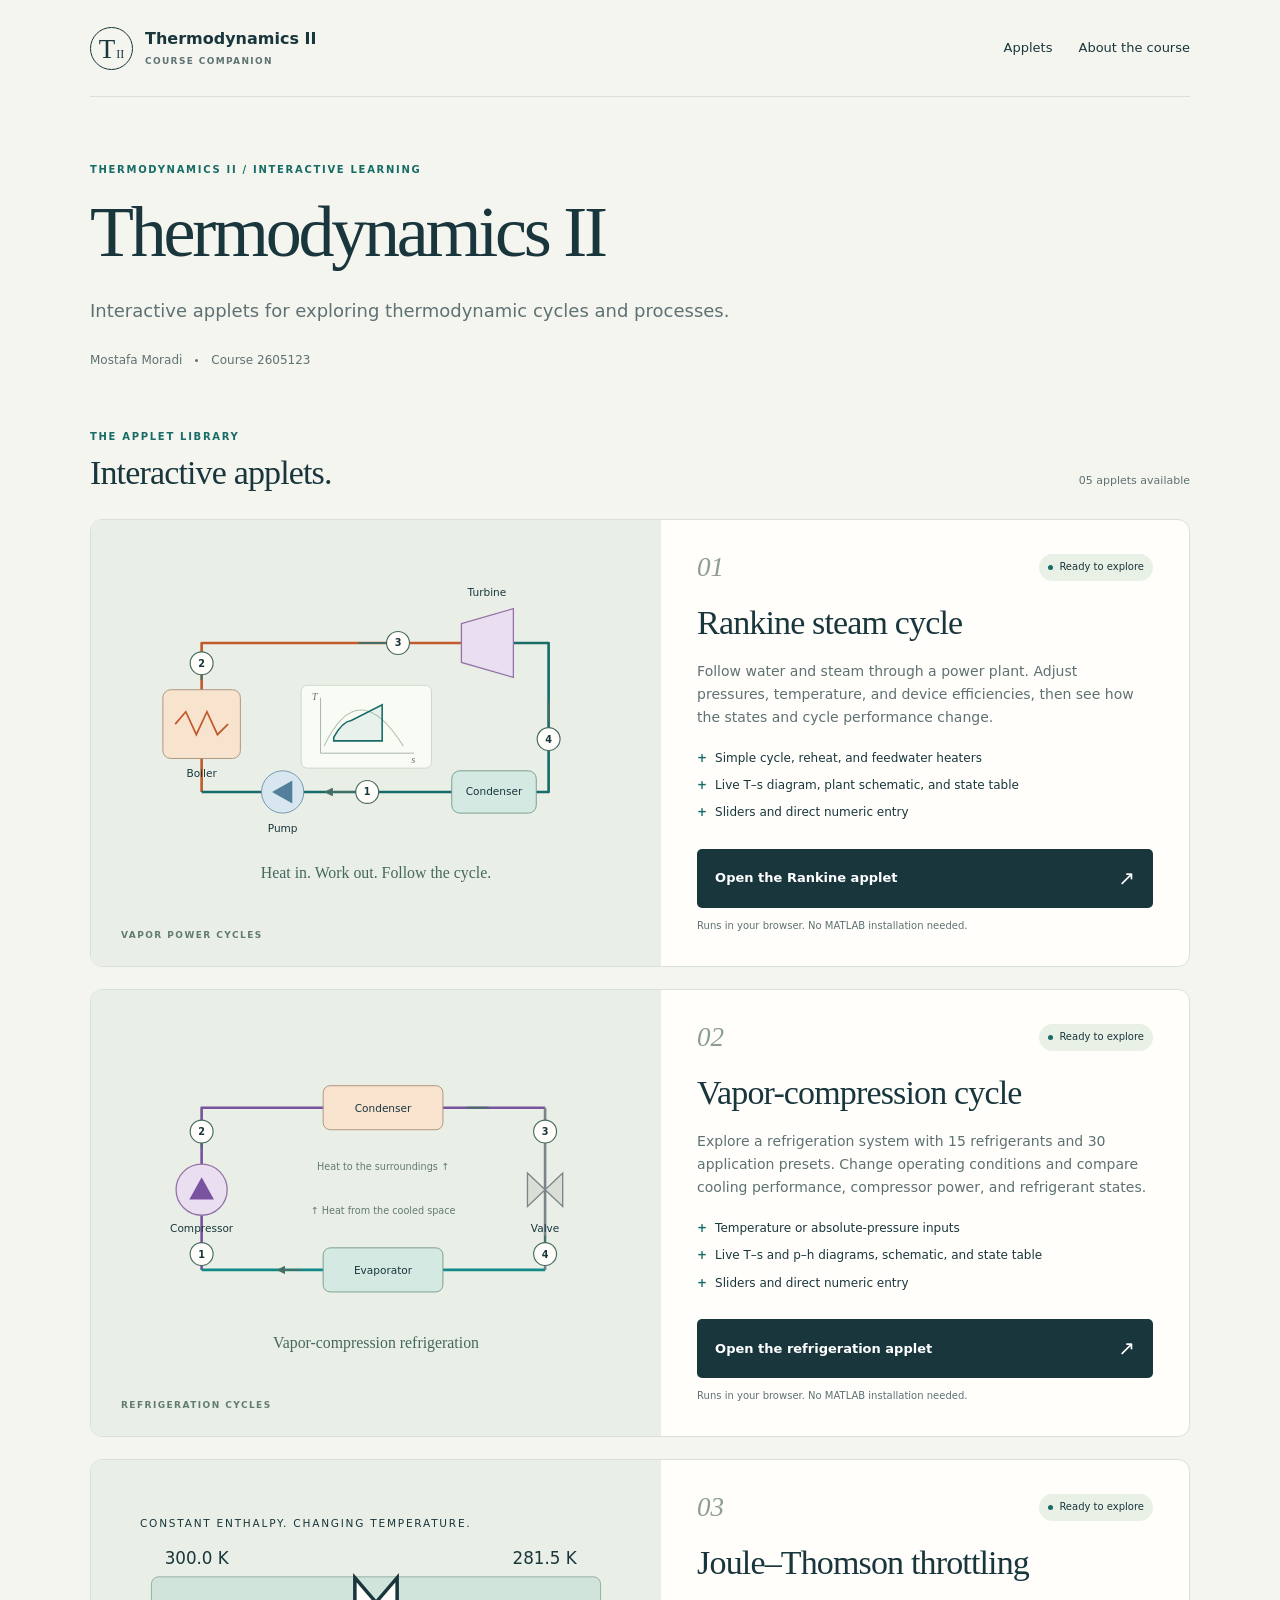
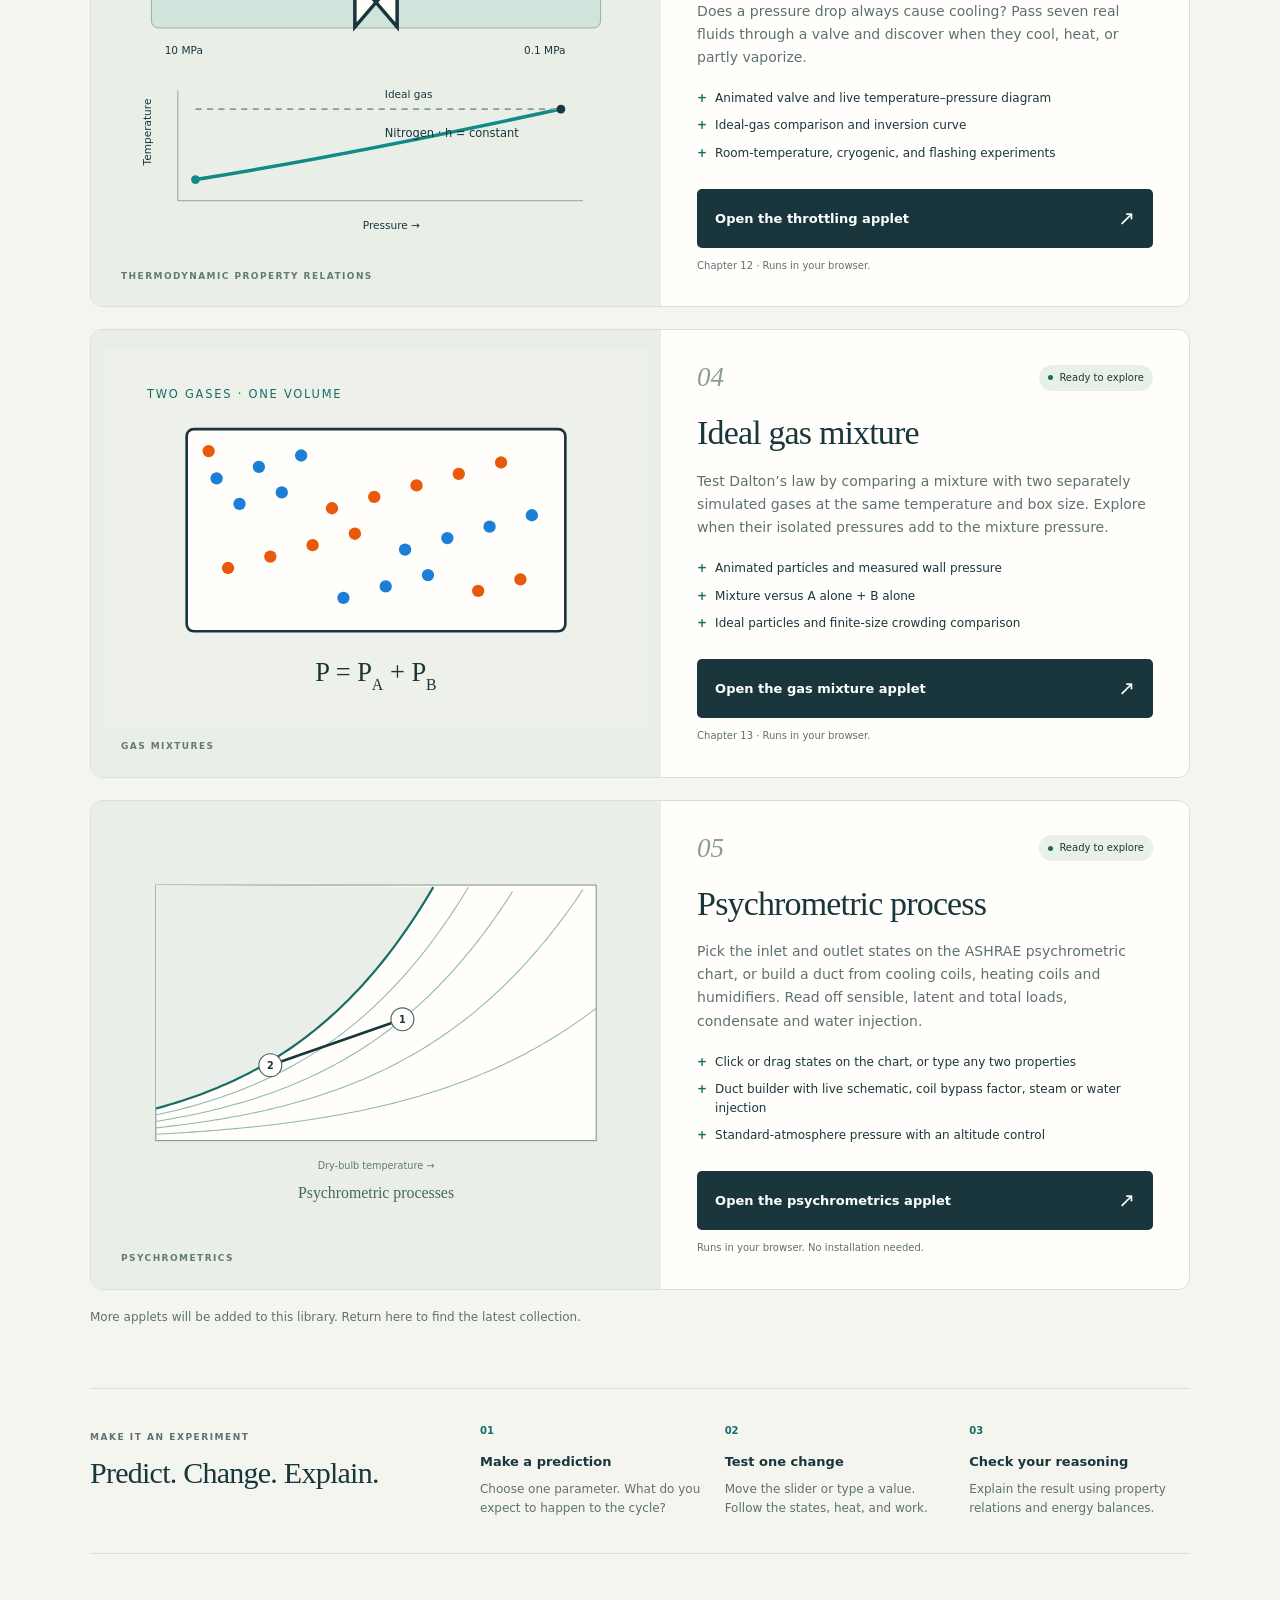
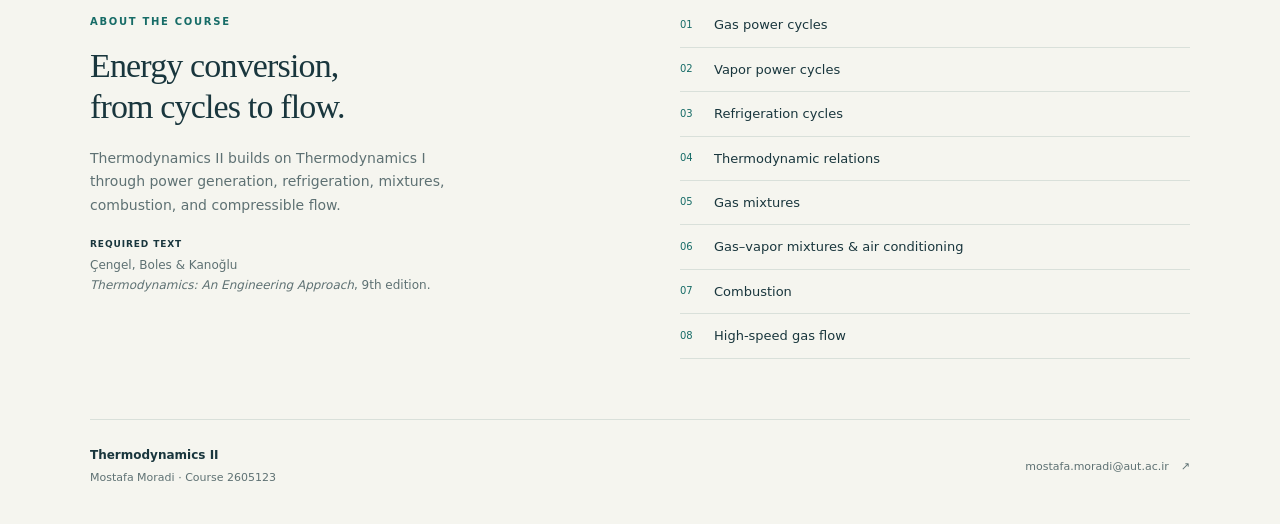
<file: index.html>
<!doctype html>
<html lang="en">
<head><meta charset="utf-8"><meta name="viewport" content="width=device-width, initial-scale=1"><meta name="theme-color" content="#19363d"><title>Thermodynamics II · Course applets</title><meta name="description" content="Interactive Thermodynamics II applets. Explore steam power, refrigeration, and Joule–Thomson throttling in your browser."><link rel="stylesheet" href="course.css"><link rel="icon" type="image/svg+xml" href="assets/favicon.svg"></head>
<body>
<a class="skip" href="#applets">Skip to applets</a>
<div class="page">
<header class="masthead"><a class="course-name" href="index.html" aria-label="Thermodynamics II home"><span class="course-mark" aria-hidden="true">T<span>II</span></span><span>Thermodynamics II<small>COURSE COMPANION</small></span></a><nav aria-label="Course navigation"><a href="#applets">Applets</a><a href="#course">About the course</a></nav></header>
<main>
<section class="intro" aria-labelledby="course-title"><p class="eyebrow">THERMODYNAMICS II / INTERACTIVE LEARNING</p><h1 id="course-title">Thermodynamics II</h1><p class="lead">Interactive applets for exploring thermodynamic cycles and processes.</p><div class="byline"><span>Mostafa Moradi</span><span class="divider" aria-hidden="true"></span><span>Course 2605123</span></div></section>
<section class="library" id="applets" aria-labelledby="library-title"><div class="section-heading"><div><p class="eyebrow">THE APPLET LIBRARY</p><h2 id="library-title">Interactive applets.</h2></div><span class="count">05 applets available</span></div>
<article class="applet"><div class="applet-art"><a href="applets/rankine/index.html" tabindex="-1" aria-hidden="true"><img src="assets/rankine-cycle.svg" width="620" height="430" alt=""></a><span class="art-caption">VAPOR POWER CYCLES</span></div><div class="applet-copy"><div class="applet-meta"><span class="applet-number">01</span><span class="available"><i aria-hidden="true"></i>Ready to explore</span></div><h3>Rankine steam cycle</h3><p>Follow water and steam through a power plant. Adjust pressures, temperature, and device efficiencies, then see how the states and cycle performance change.</p><ul class="features"><li>Simple cycle, reheat, and feedwater heaters</li><li>Live T–s diagram, plant schematic, and state table</li><li>Sliders and direct numeric entry</li></ul><a class="open-app" href="applets/rankine/index.html">Open the Rankine applet <span aria-hidden="true">↗</span></a><p class="browser-note">Runs in your browser. No MATLAB installation needed.</p></div></article>
<article class="applet"><div class="applet-art"><a href="applets/vapor-compression/index.html" tabindex="-1" aria-hidden="true"><img src="assets/vapor-compression.svg" width="620" height="430" alt=""></a><span class="art-caption">REFRIGERATION CYCLES</span></div><div class="applet-copy"><div class="applet-meta"><span class="applet-number">02</span><span class="available"><i aria-hidden="true"></i>Ready to explore</span></div><h3>Vapor-compression cycle</h3><p>Explore a refrigeration system with 15 refrigerants and 30 application presets. Change operating conditions and compare cooling performance, compressor power, and refrigerant states.</p><ul class="features"><li>Temperature or absolute-pressure inputs</li><li>Live T–s and p–h diagrams, schematic, and state table</li><li>Sliders and direct numeric entry</li></ul><a class="open-app" href="applets/vapor-compression/index.html">Open the refrigeration applet <span aria-hidden="true">↗</span></a><p class="browser-note">Runs in your browser. No MATLAB installation needed.</p></div></article>
<article class="applet"><div class="applet-art"><a href="applets/joule-thomson/index.html" tabindex="-1" aria-hidden="true"><img src="assets/joule-thomson.svg" width="620" height="430" alt=""></a><span class="art-caption">THERMODYNAMIC PROPERTY RELATIONS</span></div><div class="applet-copy"><div class="applet-meta"><span class="applet-number">03</span><span class="available"><i aria-hidden="true"></i>Ready to explore</span></div><h3>Joule–Thomson throttling</h3><p>Does a pressure drop always cause cooling? Pass seven real fluids through a valve and discover when they cool, heat, or partly vaporize.</p><ul class="features"><li>Animated valve and live temperature–pressure diagram</li><li>Ideal-gas comparison and inversion curve</li><li>Room-temperature, cryogenic, and flashing experiments</li></ul><a class="open-app" href="applets/joule-thomson/index.html">Open the throttling applet <span aria-hidden="true">↗</span></a><p class="browser-note">Chapter 12 · Runs in your browser.</p></div></article>
<article class="applet"><div class="applet-art"><a href="applets/ideal-gas-mixture/index.html" tabindex="-1" aria-hidden="true"><img src="assets/ideal-gas-mixture.svg" width="620" height="430" alt=""></a><span class="art-caption">GAS MIXTURES</span></div><div class="applet-copy"><div class="applet-meta"><span class="applet-number">04</span><span class="available"><i aria-hidden="true"></i>Ready to explore</span></div><h3>Ideal gas mixture</h3><p>Test Dalton’s law by comparing a mixture with two separately simulated gases at the same temperature and box size. Explore when their isolated pressures add to the mixture pressure.</p><ul class="features"><li>Animated particles and measured wall pressure</li><li>Mixture versus A alone + B alone</li><li>Ideal particles and finite-size crowding comparison</li></ul><a class="open-app" href="applets/ideal-gas-mixture/index.html">Open the gas mixture applet <span aria-hidden="true">↗</span></a><p class="browser-note">Chapter 13 · Runs in your browser.</p></div></article>
<article class="applet"><div class="applet-art"><a href="applets/psychrometrics/index.html" tabindex="-1" aria-hidden="true"><img src="assets/psychrometrics.svg" width="620" height="430" alt=""></a><span class="art-caption">PSYCHROMETRICS</span></div><div class="applet-copy"><div class="applet-meta"><span class="applet-number">05</span><span class="available"><i aria-hidden="true"></i>Ready to explore</span></div><h3>Psychrometric process</h3><p>Pick the inlet and outlet states on the ASHRAE psychrometric chart, or build a duct from cooling coils, heating coils and humidifiers. Read off sensible, latent and total loads, condensate and water injection.</p><ul class="features"><li>Click or drag states on the chart, or type any two properties</li><li>Duct builder with live schematic, coil bypass factor, steam or water injection</li><li>Standard-atmosphere pressure with an altitude control</li></ul><a class="open-app" href="applets/psychrometrics/index.html">Open the psychrometrics applet <span aria-hidden="true">↗</span></a><p class="browser-note">Runs in your browser. No installation needed.</p></div></article>
<p class="library-note">More applets will be added to this library. Return here to find the latest collection.</p>
</section>
<section class="study" aria-labelledby="study-title"><div><p class="eyebrow">MAKE IT AN EXPERIMENT</p><h2 id="study-title">Predict. Change. Explain.</h2></div><ol><li><span>01</span><div><h3>Make a prediction</h3><p>Choose one parameter. What do you expect to happen to the cycle?</p></div></li><li><span>02</span><div><h3>Test one change</h3><p>Move the slider or type a value. Follow the states, heat, and work.</p></div></li><li><span>03</span><div><h3>Check your reasoning</h3><p>Explain the result using property relations and energy balances.</p></div></li></ol></section>
<section class="course" id="course" aria-labelledby="about-title"><div class="course-intro"><p class="eyebrow">ABOUT THE COURSE</p><h2 id="about-title">Energy conversion,<br>from cycles to flow.</h2><p>Thermodynamics II builds on Thermodynamics I through power generation, refrigeration, mixtures, combustion, and compressible flow.</p><p class="textbook"><span>Required text</span>Çengel, Boles &amp; Kanoğlu<br><em>Thermodynamics: An Engineering Approach</em>, 9th edition.</p></div><ol class="modules"><li><span>01</span>Gas power cycles</li><li><span>02</span>Vapor power cycles</li><li><span>03</span>Refrigeration cycles</li><li><span>04</span>Thermodynamic relations</li><li><span>05</span>Gas mixtures</li><li><span>06</span>Gas–vapor mixtures &amp; air conditioning</li><li><span>07</span>Combustion</li><li><span>08</span>High-speed gas flow</li></ol></section>
</main><footer><div><strong>Thermodynamics II</strong><span>Mostafa Moradi · Course 2605123</span></div><a href="mailto:mostafa.moradi@aut.ac.ir">mostafa.moradi@aut.ac.ir <span aria-hidden="true">↗</span></a></footer>
</div></body></html>
</file>
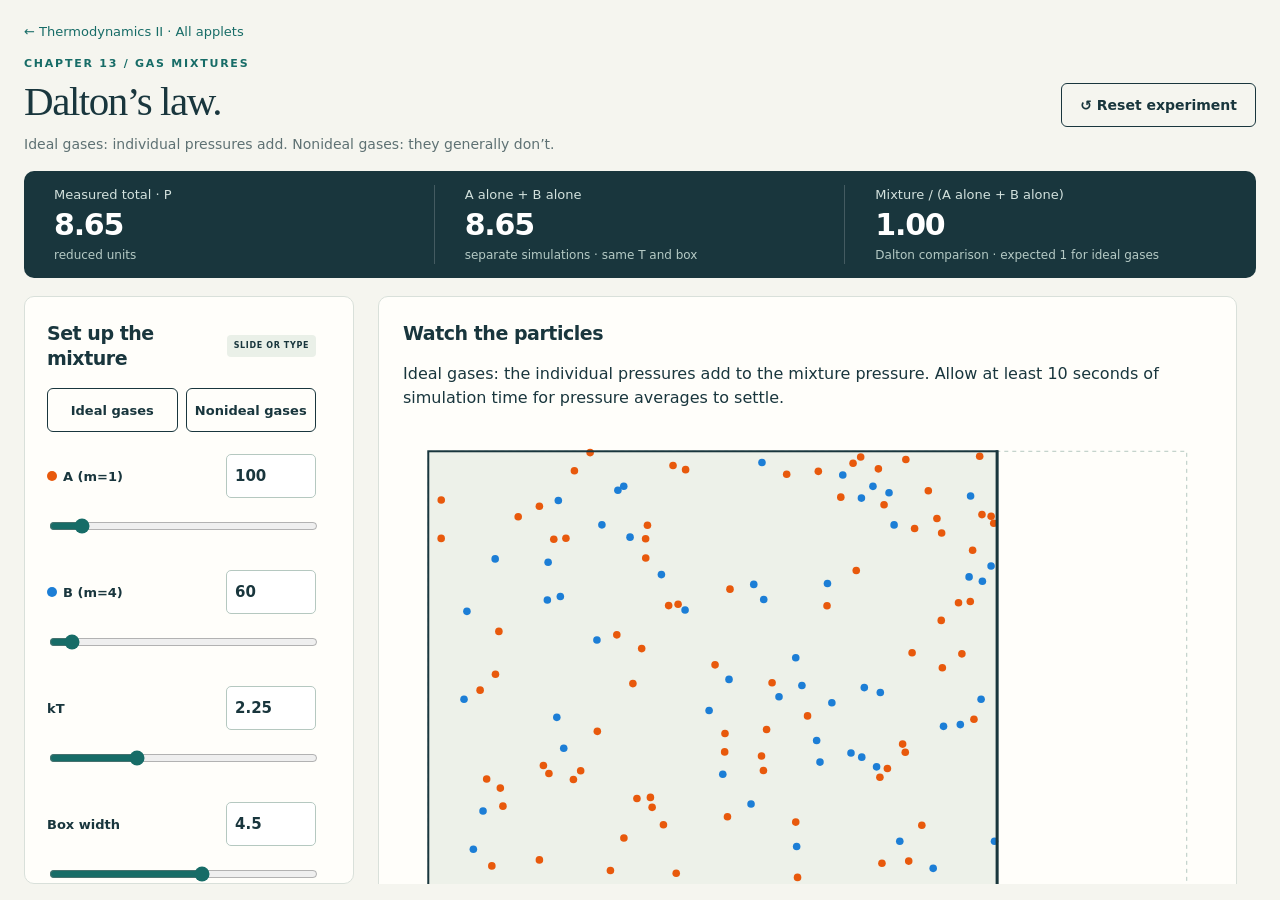
<file: applets/ideal-gas-mixture/index.html>
<!doctype html><html lang="en"><head><meta charset="utf-8"><meta name="viewport" content="width=device-width, initial-scale=1"><meta name="theme-color" content="#19363d"><title>Ideal gas mixture · Thermodynamics II</title><link rel="stylesheet" href="../../assets/applet.css"><link rel="stylesheet" href="style.css"><link rel="icon" href="../../assets/favicon.svg"><script defer src="../../assets/applet-layout.js"></script><script defer src="app.js"></script></head><body><a class="skip" href="#controls">Skip to experiment controls</a><main><nav class="course-back" aria-label="Back to course"><a href="../../index.html">← Thermodynamics II · All applets</a></nav><header><div><p class="eyebrow">CHAPTER 13 / GAS MIXTURES</p><h1>Dalton’s law.</h1><p class="intro">Ideal gases: individual pressures add. Nonideal gases: they generally don’t.</p></div><button id="rs" class="reset" type="button">↺ Reset experiment</button></header><section class="metrics" aria-label="Mixture results"><div><span>Measured total · P</span><strong id="mP">–</strong><small>reduced units</small></div><div><span>A alone + B alone</span><strong id="mE">–</strong><small>separate simulations · same T and box</small></div><div><span>Mixture / (A alone + B alone)</span><strong id="mR">–</strong><small>Dalton comparison · expected 1 for ideal gases</small></div></section><div class="workspace"><aside class="controls panel" id="controls" aria-label="Experiment controls" tabindex="0"><div class="section-top"><h2>Set up the mixture</h2><span class="tag">SLIDE OR TYPE</span></div><div class="demo-modes"><button type="button" class="reset" id="ideal-demo">Ideal gases</button><button type="button" class="reset" id="nonideal-demo">Nonideal gases</button></div><div id="sl"></div>
<div class="row"><label for="T">kT</label><input id="T" type="range" min="0.5" max="6" step="0.25" value="2.25"><output id="Tv"></output></div>
<div class="row"><label for="W">Box width</label><input id="W" type="range" min="2.5" max="6" step="0.1" value="4.5"><output id="Wv"></output></div>
<div class="row"><label for="D">Diameter σ</label><input id="D" type="range" min="0" max="0.2" step="0.01" value="0"><output id="Dv"></output></div>
<p class="hint">Reduced units: kT is thermal energy; all pressures are force per wall length in this 2D model. Diameter zero gives non-interacting ideal particles.</p></aside><div class="results" role="region" aria-label="Experiment results" tabindex="0"><section class="panel plant-panel"><h2 class="sec">Watch the particles</h2><p id="model-status" class="challenge" role="status">Ideal mixture · σ = 0. Each species behaves independently.</p><canvas id="cv" role="img" aria-label="Animated particles of species A and B in a two-dimensional box"></canvas>
<div style="display:flex;gap:8px;margin-top:10px"><button id="pp">Pause</button></div>
<p class="hint">The animation shows the mixture. Independent A-only and B-only simulations run alongside it to measure the pressures each gas exerts alone. Measured pressures fluctuate and need time to settle.</p></section><section class="panel"><p class="lab">TIME-AVERAGED FORCE PER LENGTH ON THE WALLS</p><h2 class="sec">Compare mixture with gases alone</h2>
<div class="table-scroll"><table><thead><tr><th></th><th>N</th><th>x<sub>i</sub></th><th>Measured alone<small>same T, box, N<sub>i</sub> and σ</small></th></tr></thead><tbody id="tb"></tbody></table></div>
<h2>Do the individual pressures add to the mixture pressure?</h2><p class="hint">Three independent simulations run together: the mixture, A alone, and B alone. Each isolated box has the same size and temperature as the mixture and contains only that species’ particles. Both bars use the same scale.</p>
<p class="bar-label">Mixture · measured pressure</p><div class="bar" id="bar"></div>
<p class="bar-label">A alone + B alone · sum of separately measured pressures</p><div class="bar" id="alone-bar"></div>
<p id="comparison-readout" role="status"></p>

</section>
<section class="panel"><p class="lab">DALTON’S LAW</p><h2 class="sec">Ideal gases add. Nonideal gases can differ.</h2>
<p>Measure A alone and B alone at the same temperature and in the same box. Add those two pressures, then compare with the pressure when both gases share the box.</p>
<p class="eq">Ideal gases: P<sub>mixture</sub> = P<sub>A alone</sub> + P<sub>B alone</sub></p>
<p class="eq">Nonideal gases: P<sub>mixture</sub> ≠ P<sub>A alone</sub> + P<sub>B alone</sub> in general</p>
<p>For ideal gases, each gas exerts the same pressure whether it is alone or mixed with another gas, so their individual pressures add.</p>
<p>For nonideal gases, mixing changes how the particles interact. They occupy space and exert forces on one another, so each gas no longer behaves as it did alone. <strong>The separately measured pressures therefore don’t generally add up to the mixture pressure.</strong></p>
<p>In this demo, the nonideal particles have finite size. Adding the other gas crowds the box and introduces collisions between the two species, raising the mixture pressure above the sum measured in the separate boxes.</p>
<p>Choose <strong>Ideal gases</strong>: the bars match. Choose <strong>Nonideal gases</strong>: finite-size interactions make the mixture pressure higher than the sum of the individual pressures in this example. Allow the readings to settle.</p>
<details><summary>Model, limits &amp; further reading</summary>
<p>Hard disks of equal diameter σ in a 2D box with elastic walls; σ = 0 gives the non-interacting ideal gas. Each system is initialized with kinetic energy corresponding to the same selected temperature. Elastic collisions conserve that energy; changing an input restarts all pressure averages. Pressure is the time-averaged momentum transfer to the walls per unit time and wall length. η = Nπσ²/(4A) is the area fraction. Units are reduced (k<sub>B</sub> = 1), with masses 1 and 4. Collisions are elastic and mass-weighted. Readings need a couple of seconds to settle after any change.</p>
<p>Reading: Çengel, Boles &amp; Kanoglu, <i>Thermodynamics: An Engineering Approach</i>, 9th ed., Chapter 13.</p></details></section>
<footer>Thermodynamics II · Mostafa Moradi · Course 2605123</footer></div></div></main></body></html>
</file>
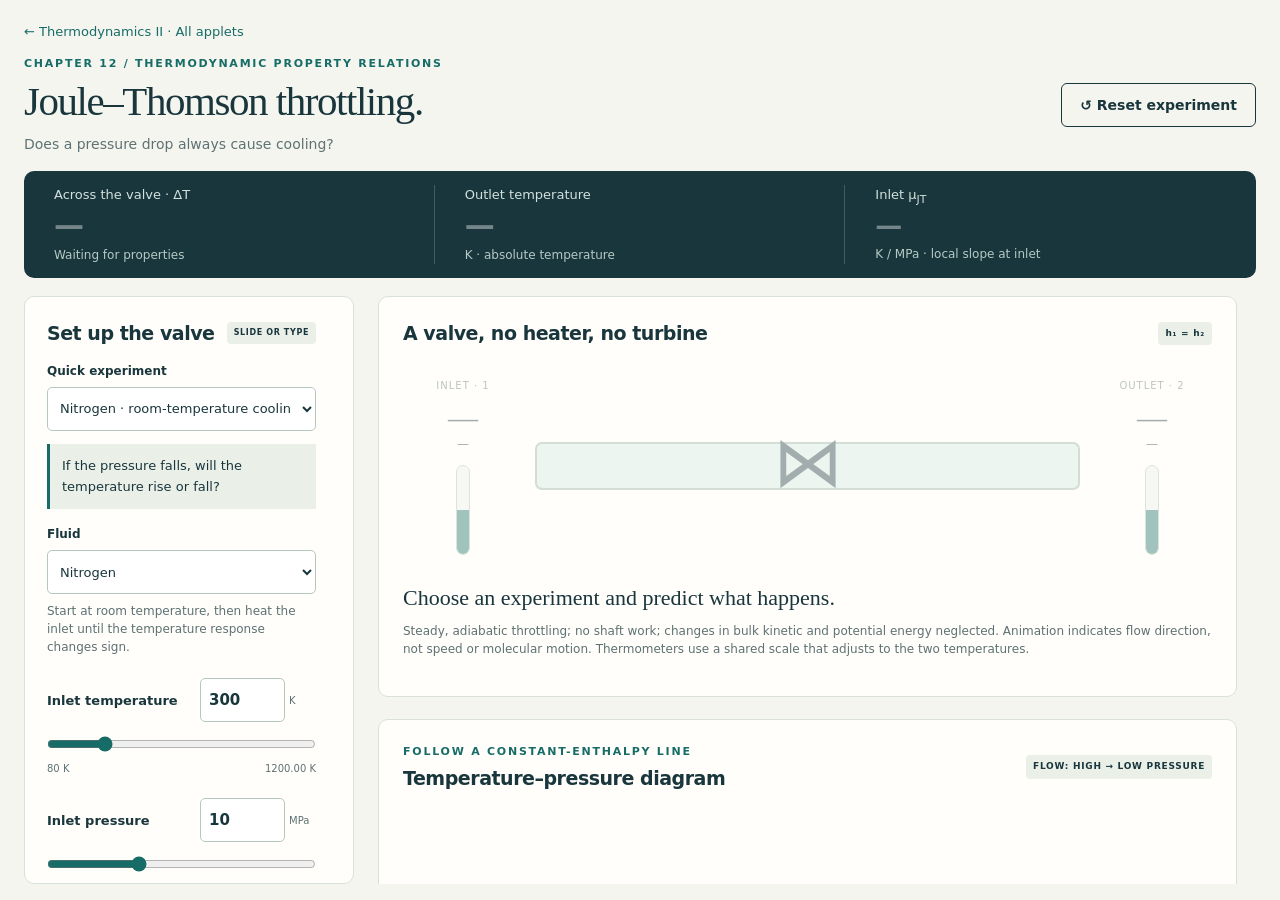
<file: applets/joule-thomson/index.html>
<!doctype html><html lang="en"><head><meta charset="utf-8"><meta name="viewport" content="width=device-width, initial-scale=1"><meta name="theme-color" content="#19363d"><title>Joule–Thomson throttling · Thermodynamics II</title><meta name="description" content="Does a pressure drop always cause cooling? Explore Joule–Thomson throttling with seven real fluids and an ideal-gas comparison."><link rel="stylesheet" href="../../assets/applet.css"><link rel="stylesheet" href="style.css"><link rel="icon" href="../../assets/favicon.svg"><script defer src="../../assets/applet-layout.js"></script><script type="module" src="app.js"></script></head>
<body class="jt"><a class="skip" href="#controls">Skip to experiment controls</a><main><nav class="course-back" aria-label="Back to course"><a href="../../index.html">← Thermodynamics II · All applets</a></nav><header><div><p class="eyebrow">CHAPTER 12 / THERMODYNAMIC PROPERTY RELATIONS</p><h1>Joule–Thomson throttling.</h1><p class="intro">Does a pressure drop always cause cooling?</p></div><button id="reset" class="reset" type="button">↺ Reset experiment</button></header>
<section class="metrics" aria-label="Throttling results" aria-live="polite" aria-atomic="true"><div><span>Across the valve · ΔT</span><strong id="delta">—</strong><small id="response">Waiting for properties</small></div><div><span>Outlet temperature</span><strong id="outlet">—</strong><small id="outlet-c">K · absolute temperature</small></div><div><span>Inlet μ<sub>JT</sub></span><strong id="mu">—</strong><small>K / MPa · local slope at inlet</small></div></section>
<div class="workspace"><aside class="controls panel" id="controls" aria-label="Experiment controls" tabindex="0"><div class="section-top"><h2>Set up the valve</h2><span class="tag">SLIDE OR TYPE</span></div><label class="selector-label" for="experiment">Quick experiment</label><select id="experiment"></select><p id="question" class="challenge"></p><label class="selector-label" for="fluid">Fluid</label><select id="fluid"></select><p id="fluid-note" class="hint"></p><div id="inputs"></div><div class="option"><label><input type="checkbox" id="ideal" checked> Compare an ideal gas</label><p>Same inlet temperature and pressures; no temperature change.</p></div><div class="option"><label><input type="checkbox" id="inversion"> Show inversion curve</label><p>Single-phase μ<sub>JT</sub> = 0 within this fluid’s displayed range.</p></div><div class="option"><label><input type="checkbox" id="animate" checked> Animate the flow</label></div><div id="status" class="status" role="status">Loading fluid properties…</div><p class="hint">Temperature is entered in kelvin. All pressures are absolute. Invalid states leave the results blank until settings are adjusted.</p></aside>
<div class="results" role="region" aria-label="Experiment results" tabindex="0"><section class="panel valve-panel"><div class="section-top"><h2>A valve, no heater, no turbine</h2><span class="tag">h₁ = h₂</span></div><div class="valve-art" id="valve-art"><div class="station"><span>INLET · 1</span><strong id="inlet-read">—</strong><small id="inlet-pressure">—</small><div class="thermometer"><i id="thermo-in"></i></div></div><div class="pipe"><div class="pipe-flow"></div><div class="valve-symbol">⋈</div><div class="flow-particles" aria-hidden="true"><i></i><i></i><i></i><i></i></div></div><div class="station"><span>OUTLET · 2</span><strong id="outlet-read">—</strong><small id="outlet-pressure">—</small><div class="thermometer"><i id="thermo-out"></i></div></div></div><p id="verdict" class="verdict">Choose an experiment and predict what happens.</p><p class="hint">Steady, adiabatic throttling; no shaft work; changes in bulk kinetic and potential energy neglected. Animation indicates flow direction, not speed or molecular motion. Thermometers use a shared scale that adjusts to the two temperatures.</p></section>
<section class="panel plot-panel"><div class="section-top"><div><p class="eyebrow">FOLLOW A CONSTANT-ENTHALPY LINE</p><h2>Temperature–pressure diagram</h2></div><span class="tag">FLOW: HIGH → LOW PRESSURE</span></div><div class="ts-scroll" tabindex="0" role="region" aria-label="Scrollable temperature–pressure diagram"><svg id="tp" viewBox="0 0 760 450" role="img" aria-label="Constant-enthalpy temperature–pressure path with inlet and outlet states"></svg></div><p class="hint mobile-hint">Swipe sideways to read the axes and state labels.</p><div class="legend"><span><i class="cool"></i>Real-fluid isenthalp</span><span id="ideal-key"><i class="aux"></i>Ideal gas · horizontal</span><span><i class="heat"></i>Inlet tangent</span><span id="inversion-key" hidden><i class="turbine"></i>Inversion curve · μ = 0</span></div><p class="hint" id="plot-note">The curve connects equilibrium states at the same enthalpy. It does not describe the fluid inside the valve.</p></section>
<section class="panel"><div class="section-top"><h2>Compare the two states</h2><span class="tag">ENTHALPY STAYS CONSTANT</span></div><div class="table-scroll"><table><caption class="sr-only">Inlet and outlet properties</caption><thead><tr><th>State</th><th>T <small>K</small></th><th>p <small>MPa</small></th><th>h <small>kJ/kg</small></th><th>s <small>kJ/(kg K)</small></th><th>Phase</th><th>Vapor mass fraction</th></tr></thead><tbody id="states"></tbody></table></div><p id="entropy" class="hint"></p><p class="hint">Enthalpy and entropy use each fluid’s own reference state. Compare changes within a fluid, not absolute values between fluids.</p></section>
<section class="panel explanation"><h2>From the picture to the equation</h2><p>The Joule–Thomson coefficient is the slope of a constant-enthalpy line at one state:</p><div class="equation"><math display="block"><msub><mi>μ</mi><mrow><mi>JT</mi></mrow></msub><mo>=</mo><msub><mrow><mo>(</mo><mfrac><mrow><mo>∂</mo><mi>T</mi></mrow><mrow><mo>∂</mo><mi>p</mi></mrow></mfrac><mo>)</mo></mrow><mi>h</mi></msub><mo>=</mo><mfrac><mrow><mi>v</mi></mrow><msub><mi>c</mi><mi>p</mi></msub></mfrac><mo>(</mo><mi>T</mi><mi>α</mi><mo>−</mo><mn>1</mn><mo>)</mo></math></div><p class="hint">α = (1/v)(∂v/∂T)<sub>p</sub> is the thermal expansion coefficient; v is specific volume. Temperature in this equation is absolute.</p><div class="signs"><p><b>μ &gt; 0 → cooling</b><span>dp &lt; 0, so dT &lt; 0.</span></p><p><b>μ &lt; 0 → heating</b><span>dp &lt; 0, so dT &gt; 0.</span></p><p><b>μ = 0 → horizontal tangent</b><span>The tangent is horizontal.</span></p></div><p id="local-check" class="challenge"></p><details><summary>Why an inlet slope is not the whole answer</summary><p>For a small pressure drop, ΔT ≈ μ<sub>JT,1</sub> Δp. Over a large drop, μ changes along the isenthalp, so the outlet is found by solving h(T₂,p₂) = h(T₁,p₁). A path can even cross an inversion point. The app solves for the outlet; it does not extrapolate the inlet tangent.</p><p>The displayed inlet μ is a single-phase derivative. A two-phase outlet can still be calculated from pressure and enthalpy, but the single-phase derivative formula must not be applied to that mixture.</p></details><details><summary>Where does the coefficient come from?</summary><div class="equation"><math display="block"><mi>d</mi><mi>h</mi><mo>=</mo><msub><mi>c</mi><mi>p</mi></msub><mi>d</mi><mi>T</mi><mo>+</mo><mo>[</mo><mi>v</mi><mo>−</mo><mi>T</mi><msub><mrow><mo>(</mo><mfrac><mrow><mo>∂</mo><mi>v</mi></mrow><mrow><mo>∂</mo><mi>T</mi></mrow></mfrac><mo>)</mo></mrow><mi>p</mi></msub><mo>]</mo><mi>d</mi><mi>p</mi></math></div><p>Set dh = 0, isolate dT/dp, and use (∂v/∂T)<sub>p</sub> = αv. For an ideal gas, v = RT/p and α = 1/T, so μ<sub>JT</sub> = 0. This remains true when the ideal-gas specific heat varies with temperature.</p></details><details><summary>Where does flashing get its energy?</summary><p>Some liquid vaporizes as the pressure falls. The energy for this phase change comes from redistribution of the stream’s own enthalpy; no external heater is needed. The outlet temperature and vapor mass fraction are determined together by its pressure and enthalpy.</p></details></section>
<footer><details><summary>Model, limits &amp; further reading</summary><p>Steady adiabatic throttling of a pure fluid, with no shaft work and negligible changes in bulk kinetic and potential energy. Real-fluid states use CoolProp 7.2.0, shared with the refrigeration applet. Hydrogen uses the normal-hydrogen equation of state; ortho–para conversion is not modeled. Solid phases are not modeled. Control ranges are teaching ranges, not the full validity envelope of each equation of state; unavailable states are reported explicitly.</p><p>The inversion overlay is found numerically from single-phase zeros of μ<sub>JT</sub> over the selected fluid’s control range. It may show only part of the inversion locus. A gap is not evidence that an inversion point cannot exist elsewhere.</p><p>Reading: Çengel, Boles &amp; Kanoğlu, <em>Thermodynamics: An Engineering Approach</em>, 9th ed., §12–5; §12–4 for the general enthalpy relation. <a href="https://coolprop.org/fluid_properties/PurePseudoPure.html">CoolProp fluid equations and references</a>. <a href="../vapor-compression/vendor/LICENSE-CoolProp.txt">CoolProp MIT license</a> · <a href="README.md">Applet model notes</a>.</p></details><p>Calculations run in your browser. No MATLAB installation needed.</p></footer></div></div></main></body></html>
</file>
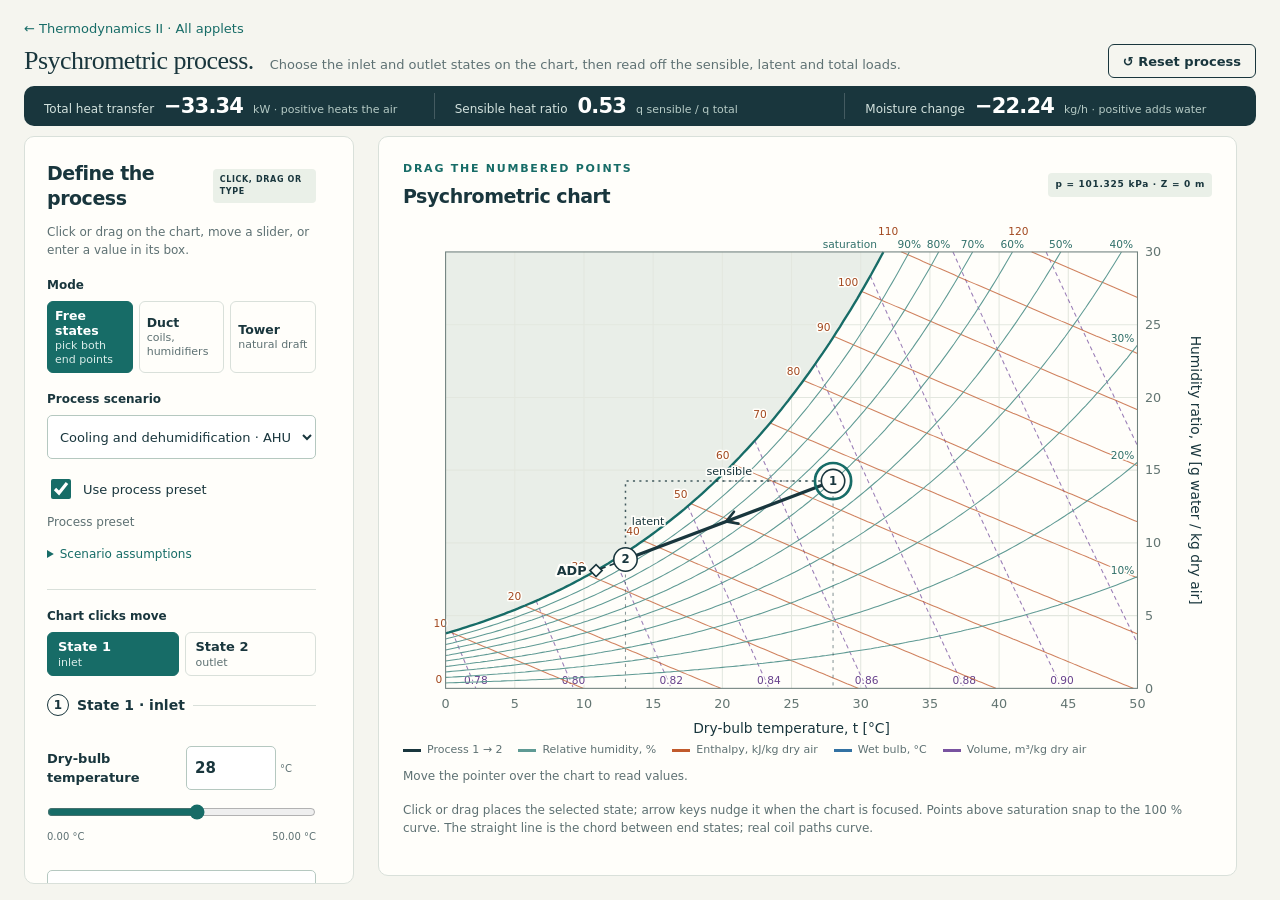
<file: applets/psychrometrics/index.html>
<!doctype html><html lang="en"><head><meta charset="utf-8"><meta name="viewport" content="width=device-width, initial-scale=1"><meta name="theme-color" content="#19363d"><title>Psychrometric process · Thermodynamics II</title><meta name="description" content="Pick the inlet and outlet states of an air-conditioning process on the ASHRAE standard-atmosphere psychrometric chart and read off sensible, latent and total loads."><link rel="stylesheet" href="../../assets/applet.css"><link rel="stylesheet" href="psychro.css"><script defer src="model.js"></script><script defer src="app.js"></script><link rel="icon" type="image/svg+xml" href="../../assets/favicon.svg"><script defer src="../../assets/applet-layout.js"></script></head>
<body class="psychro"><a class="skip" href="#controls">Skip to process controls</a><main><nav class="course-back" aria-label="Back to course"><a href="../../index.html">← Thermodynamics II · All applets</a></nav><header><div><p class="eyebrow">THERMODYNAMICS II / INTERACTIVE LAB</p><h1>Psychrometric process.</h1><p class="intro">Choose the inlet and outlet states on the chart, then read off the sensible, latent and total loads.</p></div><button id="reset" class="reset" type="button">↺ Reset process</button></header>
<section class="metrics" aria-label="Process performance" aria-live="polite" aria-atomic="true"><div><span id="m1-l">Total heat transfer</span><strong id="qtot-m">—</strong><small id="m1-s">kW · positive heats the air</small></div><div><span id="m2-l">Sensible heat ratio</span><strong id="shr">—</strong><small id="m2-s">q sensible / q total</small></div><div><span id="m3-l">Moisture change</span><strong id="water-m">—</strong><small id="m3-s">kg/h · positive adds water</small></div></section>
<div class="workspace"><aside class="controls panel" id="controls" aria-label="Process controls" tabindex="0"><div class="section-top"><h2>Define the process</h2><span class="tag">CLICK, DRAG OR TYPE</span></div><p class="hint">Click or drag on the chart, move a slider, or enter a value in its box.</p>
<div class="selector-label" id="mode-label">Mode</div><div class="pick three" role="radiogroup" aria-labelledby="mode-label"><button type="button" role="radio" data-mode="free" aria-checked="true">Free states<small>pick both end points</small></button><button type="button" role="radio" data-mode="duct" aria-checked="false">Duct<small>coils, humidifiers</small></button><button type="button" role="radio" data-mode="tower" aria-checked="false">Tower<small>natural draft</small></button></div>
<label class="selector-label" for="scenario">Process scenario</label><select id="scenario"></select><label class="preset-toggle"><input id="preset" type="checkbox" checked> Use process preset</label><p id="preset-status" class="hint">Process preset</p><details class="scenario-details"><summary>Scenario assumptions</summary><div id="scenario-details"></div></details>
<div id="pick-wrap"><div class="selector-label" id="pick-label">Chart clicks move</div><div class="pick" role="radiogroup" aria-labelledby="pick-label"><button type="button" role="radio" id="pick-0" aria-checked="true">State 1<small>inlet</small></button><button type="button" role="radio" id="pick-1" aria-checked="false">State 2<small>outlet</small></button></div></div>
<div id="inputs"></div>
<div id="duct-controls" hidden><div class="selector-label" id="duct-label">Components along the airflow</div><div id="duct-list" role="list" aria-labelledby="duct-label"></div><div class="add-row"><button type="button" id="add-cool">+ Cooling coil</button><button type="button" id="add-heat">+ Heating coil</button><button type="button" id="add-hum">+ Humidifier</button></div><p class="hint">Air flows through the components in the order listed, up to five. A cooling coil acts only while its surface is colder than the air, a heating coil only while it is warmer.</p></div>
<div id="tower-controls" hidden><fieldset class="state-group" id="tower-group"><legend>Cooling tower</legend></fieldset><p class="hint">Natural-draft, counterflow, film fill. Loss coefficient, fill characteristic and fill area are fixed typical values, not data for any real tower. Air flow is solved from the draft balance.</p></div>
<fieldset class="state-group" id="site"><legend>Airflow and site</legend></fieldset>
<div class="option"><label><input id="layer-rh" type="checkbox" checked> Relative-humidity curves</label></div><div class="option"><label><input id="layer-h" type="checkbox" checked> Enthalpy lines</label></div><div class="option"><label><input id="layer-wb" type="checkbox"> Wet-bulb lines</label></div><div class="option"><label><input id="layer-v" type="checkbox" checked> Specific-volume lines</label></div><div class="option"><label><input id="layer-sl" type="checkbox" checked> Sensible / latent split</label></div>
<div id="status" role="status" class="status">Moist-air properties: ASHRAE Fundamentals correlations.</div></aside>
<div class="results" role="region" aria-label="Process results" tabindex="0"><section class="panel plot-panel"><div class="section-top"><div><p class="eyebrow" id="chart-eyebrow">DRAG THE NUMBERED POINTS</p><h2>Psychrometric chart</h2></div><span class="tag" id="chart-tag">STANDARD ATMOSPHERE</span></div><div class="chart-scroll" id="chart-scroll" tabindex="0" role="group" aria-label="Psychrometric chart. Arrow keys move the selected state; Shift for larger steps." aria-describedby="chart-help"><svg id="chart" viewBox="0 0 760 490" role="img" aria-label="Psychrometric chart, dry-bulb 0 to 50 degrees Celsius, humidity ratio 0 to 30 grams per kilogram, with the process drawn from state 1 to state 2"></svg></div><p class="hint mobile-hint">Swipe sideways to inspect the chart at a readable scale. Touch a numbered point to drag it; tap elsewhere to place the selected state.</p>
<div class="legend"><span><i class="ink"></i>Process 1 → 2</span><span><i class="rh"></i>Relative humidity, %</span><span><i class="heat"></i>Enthalpy, kJ/kg dry air</span><span><i class="pump"></i>Wet bulb, °C</span><span><i class="vol"></i>Volume, m³/kg dry air</span></div>
<p class="hint cursor-readout" id="cursor">Move the pointer over the chart to read values.</p><p class="hint" id="chart-help">Click or drag places the selected state; arrow keys nudge it when the chart is focused. Points above saturation snap to the 100 % curve. The straight line is the chord between end states; real coil paths curve.</p></section>
<section class="panel plant-panel" id="duct-panel" hidden><div class="section-top"><h2>Inside the duct</h2><span class="tag">FLOW SCHEMATIC</span></div><div class="diagram-scroll" tabindex="0" role="region" aria-label="Scrollable duct schematic"><svg id="duct" viewBox="0 0 900 330" role="img" aria-label="Duct schematic showing the components in airflow order and the numbered air states between them"></svg></div><p class="hint mobile-hint">Swipe sideways to follow the whole duct.</p><p class="hint">State numbers match the chart and table; components are labeled C1, C2, … in airflow order.</p></section>
<section class="panel plant-panel" id="tower-panel" hidden><div class="section-top"><h2>Why the draft changes</h2><span class="tag">DENSITY BUDGET</span></div><div class="diagram-scroll" tabindex="0" role="region" aria-label="Scrollable density budget chart"><svg id="budget" viewBox="0 0 760 270" role="img" aria-label="Bars showing the temperature and humidity contributions to the density difference between ambient and exit air for each climate"></svg></div><p class="hint mobile-hint">Swipe sideways to see the whole chart.</p><p class="hint">Draft head = g·H·(ρ<sub>ambient</sub> − ρ<sub>exit</sub>). Temperature effect: ρ<sub>amb</sub> − ρ(t<sub>exit</sub>, W<sub>amb</sub>), negative when the exit air is cooler than the ambient air. Humidity effect: the lightening caused by the water vapor picked up in the tower. Bars to the right make the exit air lighter and help the draft.</p></section>
<section class="panel"><div class="section-top"><h2>State points</h2><span class="tag">SAME NUMBERS, EVERY VIEW</span></div><div class="table-scroll"><table><caption class="sr-only">Moist-air properties at the inlet and outlet</caption><thead><tr><th scope="col">State</th><th scope="col">Location</th><th scope="col">t<sub>db</sub> <small>°C</small></th><th scope="col">t<sub>wb</sub> <small>°C</small></th><th scope="col">t<sub>dp</sub> <small>°C</small></th><th scope="col">φ <small>%</small></th><th scope="col">W <small>g/kg</small></th><th scope="col">h <small>kJ/kg</small></th><th scope="col">v <small>m³/kg</small></th><th scope="col">p<sub>w</sub> <small>kPa</small></th></tr></thead><tbody id="states"></tbody></table></div></section>
<section class="panel energy-panel" id="proc-panel"><div class="section-top"><h2>The process account</h2><span class="tag" id="proc-tag">—</span></div><p class="hint">Specific quantities per kg of dry air; loads for the selected volume flow at state 1. Positive = added to the air.</p><dl><div><dt>Temperature change</dt><dd id="dT">—</dd></div><div><dt>Humidity-ratio change</dt><dd id="dWg">—</dd></div><div><dt>Enthalpy change, Δh</dt><dd id="dh">—</dd></div><div><dt>Dry-air mass flow</dt><dd id="mda">—</dd></div><div><dt>Total load</dt><dd id="qtot">—</dd></div><div><dt>Sensible load</dt><dd id="qsen">—</dd></div><div><dt>Latent load</dt><dd id="qlat">—</dd></div><div><dt>Water added / removed</dt><dd id="water">—</dd></div><div><dt>Δh / ΔW</dt><dd id="slope">—</dd></div><div><dt>Outlet volume flow</dt><dd id="vout">—</dd></div><div><dt>Coil load incl. condensate</dt><dd id="coil">—</dd></div><div><dt>Apparatus dew point</dt><dd id="adp">—</dd></div><div><dt>Contact factor</dt><dd id="beta">—</dd></div></dl><p class="balance">Δh = q<sub>s</sub> + q<sub>l</sub></p><p class="hint">q<sub>s</sub> = (c<sub>pa</sub> + W₁c<sub>pv</sub>)(t₂ − t₁) moves along constant W; q<sub>l</sub> = (W₂ − W₁)(h<sub>g0</sub> + c<sub>pv</sub>t₂) then moves along constant t. The corner state (t₂, W₁) is drawn dotted on the chart. Changing the airflow scales every load and flow but not the specific quantities.</p></section>
<section class="panel energy-panel" id="duct-account" hidden><div class="section-top"><h2>The duct account</h2><span class="tag" id="duct-tag">—</span></div><p class="hint">Loads for the selected volume flow at state 1. Positive = added to the air.</p><div class="table-scroll"><table><caption class="sr-only">Effect of each component</caption><thead><tr><th scope="col">Component</th><th scope="col">Setting</th><th scope="col">Δt <small>K</small></th><th scope="col">ΔW <small>g/kg</small></th><th scope="col">Load / input <small>kW</small></th><th scope="col">Water <small>kg/h</small></th></tr></thead><tbody id="duct-steps"></tbody></table></div><dl><div><dt>Dry-air mass flow</dt><dd id="d-m">—</dd></div><div><dt>Supply volume flow</dt><dd id="d-vs">—</dd></div><div><dt>Total Δh, inlet → supply</dt><dd id="d-dh">—</dd></div><div><dt>Net coil load incl. condensate</dt><dd id="d-qc">—</dd></div><div><dt>Condensate removed</dt><dd id="d-mc">—</dd></div><div><dt>Water injected</dt><dd id="d-minj">—</dd></div><div><dt>Humidifier enthalpy input</dt><dd id="d-ehum">—</dd></div><div><dt>Energy-balance residual</dt><dd id="d-bal">—</dd></div></dl><p class="balance">ṁ<sub>a</sub>Δh = Σ Q<sub>coil</sub> − Σ ṁ<sub>c</sub>h<sub>c</sub> + Σ ṁ<sub>w</sub>h<sub>w</sub></p><p class="hint">Coil: state out lies a fraction 1 − BF of the way from the inlet toward the saturated state at the coil surface temperature. If the surface is above the inlet dew point, or the coil heats, the coil is dry and W stays constant. Humidifier: h<sub>out</sub> = h<sub>in</sub> + ΔW·h<sub>w</sub> at W<sub>out</sub> = W<sub>in</sub> + ΔW, with h<sub>w</sub> = 2501 + 1.86 t<sub>s</sub> for steam or 4.186 t<sub>w</sub> for liquid water, per kg of water. Condensate leaves at the coil surface temperature.</p></section>
<section class="panel energy-panel" id="tower-account" hidden><div class="section-top"><h2>Tower performance</h2><span class="tag">SAME TOWER, TWO CLIMATES</span></div><p class="hint">Hot-water temperature, water flow and tower height are shared by both columns. Only the ambient air differs.</p><div class="table-scroll"><table><caption class="sr-only">Tower performance in each climate</caption><thead><tr><th scope="col">Quantity</th><th scope="col">Climate 1</th><th scope="col">Climate 2</th></tr></thead><tbody id="tower-rows"></tbody></table></div><p class="hint">Merkel model: air leaves along the operating line h<sub>a</sub> = h<sub>in</sub> + (L/G)c<sub>pw</sub>(T<sub>w</sub> − T<sub>w,out</sub>), humidity ratio follows dW/dh = (W<sub>s</sub>(T<sub>w</sub>) − W)/(h<sub>s</sub>(T<sub>w</sub>) − h<sub>a</sub>), and the fill requires ∫c<sub>pw</sub>dT/(h<sub>s</sub> − h<sub>a</sub>) = 1.8 (L/G)<sup>−0.6</sup>. Air flow is the root of draft head = losses, K = 15 at the fill area (3000 m²). The density inside is taken as the exit-air density.</p></section>
<section class="panel application"><p class="eyebrow">PROCESS CONTEXT</p><h2 id="application-name">Process scenario</h2><p id="why"></p><p id="context" class="hint"></p><p class="hint">Presets are illustrative end states, not equipment ratings. Mixing of two streams is not a single-chord process and is not included.</p></section>
<footer><details><summary>Model assumptions &amp; properties</summary><p>Moist air is an ideal-gas mixture of dry air and water vapor at the standard-atmosphere pressure for the chosen altitude, p = 101.325 (1 − 2.25577×10⁻⁵ Z)<sup>5.2559</sup> kPa. Saturation pressure over water (t ≥ 0 °C) or ice follows Hyland and Wexler as given in ASHRAE Handbook—Fundamentals (2017), ch. 1. The enhancement factor is taken as 1, which lowers the saturation humidity ratio by about 0.4 % relative to the published ASHRAE tables (14.70 vs 14.76 g/kg at 20 °C). Enthalpy h = 1.006 t + W (2501 + 1.86 t), referenced to dry air and liquid water at 0 °C. Wet bulb is the thermodynamic wet bulb from the ASHRAE adiabatic-saturation relations.</p><p>The chart window is that of ASHRAE Chart No. 1: dry bulb 0–50 °C, W ≤ 30 g/kg. The process is drawn as the chord between the two end states. Condensate is assumed to leave at the outlet temperature for the coil load; liquid or steam enthalpy added during humidification is not included in the air-side loads. The apparatus dew point extends the chord to saturation and assumes a straight coil process.</p><p>Duct mode: each coil uses the apparatus-dew-point model, state out = state in − (1 − BF)(state in − saturated state at the coil surface temperature). Condensate is assumed to leave at the coil surface temperature. Each humidifier is adiabatic with the injected water carried at the stated temperature; injection is limited so the outlet stays unsaturated and on the chart. Steam is treated as an ideal vapor, h = 2501 + 1.86 t.</p><p>Tower mode: Merkel counterflow model with Lewis factor 1; water loss is neglected in the water energy balance, supersaturation (fog inside the tower) is not modeled, and ambient temperature gradients with height and wind are ignored. Hot-water inlet is limited to 30–50 °C so the exit air fits the extended chart window (W up to 70 g/kg).</p><p><a href="THIRD-PARTY-NOTICES.txt">Attribution and sources</a>.</p></details><p>No installation needed. Calculations run in your browser.</p></footer></div></div></main></body></html>
</file>
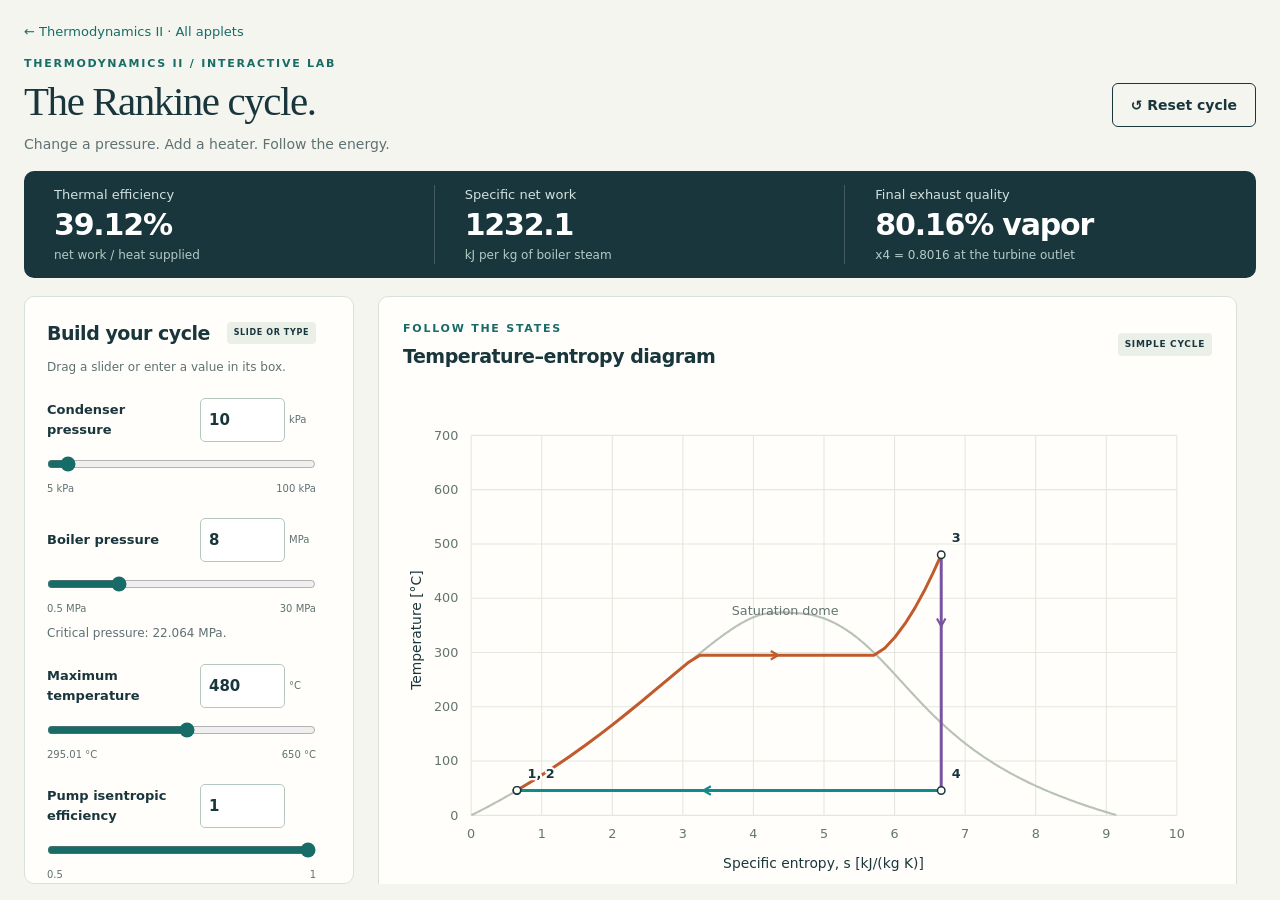
<file: applets/rankine/index.html>
<!doctype html>
<html lang="en"><head><meta charset="utf-8"><meta name="viewport" content="width=device-width, initial-scale=1"><meta name="theme-color" content="#173c44"><title>Rankine cycle · Thermodynamics II</title><meta name="description" content="Explore a Rankine steam cycle with reheat, regeneration, and interactive thermodynamic diagrams."><link rel="stylesheet" href="../../assets/applet.css"><script defer src="vendor/if97.js"></script><script defer src="model.js"></script><script defer src="app.js"></script><link rel="icon" type="image/svg+xml" href="../../assets/favicon.svg"><script defer src="../../assets/applet-layout.js"></script></head>
<body><a class="skip" href="#controls">Skip to cycle controls</a><main><nav class="course-back" aria-label="Back to course"><a href="../../index.html">← Thermodynamics II · All applets</a></nav>
<header><div><p class="eyebrow">THERMODYNAMICS II / INTERACTIVE LAB</p><h1>The Rankine cycle.</h1><p class="intro">Change a pressure. Add a heater. Follow the energy.</p></div><button id="reset" class="reset" type="button">↺ Reset cycle</button></header>
<section class="metrics" aria-label="Cycle performance" aria-live="polite" aria-atomic="true"><div><span>Thermal efficiency</span><strong id="eta">—</strong><small>net work / heat supplied</small></div><div><span>Specific net work</span><strong id="net">—</strong><small>kJ per kg of boiler steam</small></div><div><span>Final exhaust quality</span><strong id="quality">—</strong><small id="quality-note">at the final turbine outlet</small></div></section>
<div class="workspace"><aside class="controls panel" id="controls" aria-label="Cycle controls" tabindex="0"><div class="section-top"><h2>Build your cycle</h2><span class="tag">SLIDE OR TYPE</span></div><p class="hint">Drag a slider or enter a value in its box.</p><div id="base-inputs"></div><div class="option"><label><input type="checkbox" id="reheat"> Add reheat</label><p>Two turbine stages; reheat to the maximum temperature.</p></div><div id="reheat-input"></div><div class="option"><label><input type="checkbox" id="open"> Open feedwater heater</label><p>Extracted steam mixes with the feedwater.</p></div><div id="open-input"></div><div class="option"><label><input type="checkbox" id="closed"> Closed feedwater heater</label><p>Extracted steam heats feedwater without mixing.</p></div><div id="closed-input"></div><label class="drain-label" for="drain">Closed-heater drains</label><select id="drain"><option value="pump">Pump to boiler pressure + mix</option><option value="trap">Trap to open heater / condenser</option></select><div id="status" role="status" class="status">Calculating…</div></aside>
<div class="results" role="region" aria-label="Cycle results" tabindex="0"><section class="panel plot-panel"><div class="section-top"><div><p class="eyebrow">FOLLOW THE STATES</p><h2>Temperature–entropy diagram</h2></div><span class="tag" id="mode">SIMPLE CYCLE</span></div><div class="ts-scroll" tabindex="0" role="region" aria-label="Scrollable temperature–entropy diagram"><svg id="ts" viewBox="0 0 760 470" role="img" aria-label="Temperature versus specific entropy diagram with saturation dome and numbered cycle states"></svg></div><p class="hint mobile-hint">Swipe sideways to inspect the diagram at a readable scale.</p><div class="legend"><span><i class="heat"></i>Heat input</span><span><i class="turbine"></i>Expansion</span><span><i class="pump"></i>Pumping</span><span><i class="cool"></i>Heat rejection</span><span><i class="aux"></i>Bleed / drain / mixing</span></div><p class="hint">Numbers match the schematic and state table. Dashed mixing connections are guides, not single-stream equilibrium paths.</p></section>
<section class="panel plant-panel"><div class="section-top"><h2>Inside the power plant</h2><span class="tag">FLOW SCHEMATIC</span></div><div class="diagram-scroll" tabindex="0" role="region" aria-label="Scrollable power plant schematic"><svg id="plant" viewBox="0 0 900 460" role="img" aria-label="Cycle equipment, flow connections and numbered state points"></svg></div><p class="hint mobile-hint">Swipe sideways to follow the whole plant.</p></section>
<section class="panel"><div class="section-top"><h2>State points</h2><span class="tag">SAME NUMBERS, EVERY VIEW</span></div><div class="table-scroll"><table><caption class="sr-only">Thermodynamic properties of every active cycle state</caption><thead><tr><th scope="col">State</th><th scope="col">Location</th><th scope="col">T <small>°C</small></th><th scope="col">p <small>kPa</small></th><th scope="col">h <small>kJ/kg</small></th><th scope="col">s <small>kJ/(kg K)</small></th></tr></thead><tbody id="states"></tbody></table></div></section>
<section class="panel energy-panel"><h2>The energy account</h2><p class="hint">All quantities per kg of steam entering the boiler.</p><dl><div><dt>Heat supplied</dt><dd id="qin">—</dd></div><div><dt>Heat rejected</dt><dd id="qout">—</dd></div><div><dt>Turbine work</dt><dd id="wt">—</dd></div><div><dt>Pump work</dt><dd id="wp">—</dd></div><div><dt>Open-heater extraction</dt><dd id="yo">—</dd></div><div><dt>Closed-heater extraction</dt><dd id="yc">—</dd></div></dl><p class="balance">q<sub>in</sub> − q<sub>out</sub> = w<sub>turbine</sub> − w<sub>pump</sub></p></section>
<footer><details><summary>Model assumptions &amp; steam properties</summary><p>Rankine cycle with boiler pressures from 0.5 to 30 MPa, saturated liquid at the condenser exit, adiabatic pumps and turbines, and no pressure losses. Both turbine stages use the same isentropic efficiency. Reheat returns steam to the maximum temperature. Open heaters mix adiabatically to saturated liquid; closed heaters have zero terminal temperature difference and saturated-liquid drains. Device curves illustrate a constant inlet-referenced isentropic efficiency. Above water’s critical pressure (22.064 MPa), boiler heating is single phase with no boiling plateau; the outlet temperature is kept at or above 374 °C. Feedwater heaters retain subcritical extraction pressures so their saturated-liquid assumptions remain valid.</p><p>Water and steam properties use IAPWS-IF97. Forward equations adapted from <a href="https://github.com/neutrium/thermo.eos.iapws97">Neutrium / Native Dynamics</a> (v2.1.0), <a href="https://creativecommons.org/licenses/by/4.0/">CC BY 4.0</a>; local inverse-state and two-phase handling added for this app. Cycle logic ported from the supplied MATLAB Rankine app, which uses Magnus Holmgren’s XSteam. <a href="THIRD-PARTY-NOTICES.txt">Attribution and modifications</a>.</p></details><p>No installation needed. Calculations run in your browser.</p></footer></div></div>
</main></body></html>
</file>
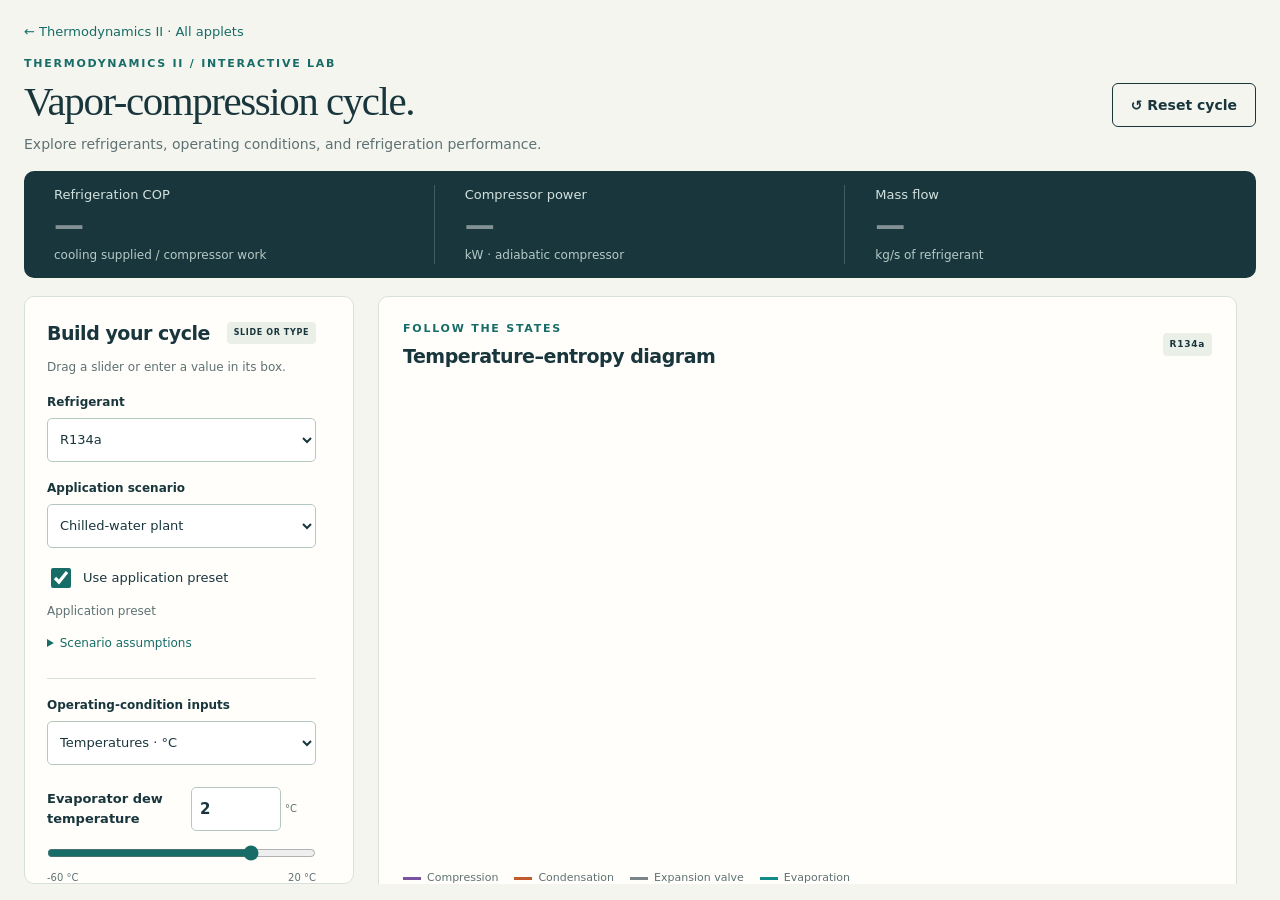
<file: applets/vapor-compression/index.html>
<!doctype html><html lang="en"><head><meta charset="utf-8"><meta name="viewport" content="width=device-width, initial-scale=1"><meta name="theme-color" content="#19363d"><title>Vapor-compression cycle · Thermodynamics II</title><meta name="description" content="Explore vapor-compression refrigeration with 15 refrigerants, application presets, and live T-s and p-h diagrams."><link rel="stylesheet" href="../../assets/applet.css"><link rel="stylesheet" href="vapor.css"><script type="module" src="app.js"></script><link rel="icon" type="image/svg+xml" href="../../assets/favicon.svg"><script defer src="../../assets/applet-layout.js"></script></head>
<body class="refrigeration"><a class="skip" href="#controls">Skip to cycle controls</a><main><nav class="course-back" aria-label="Back to course"><a href="../../index.html">← Thermodynamics II · All applets</a></nav><header><div><p class="eyebrow">THERMODYNAMICS II / INTERACTIVE LAB</p><h1>Vapor-compression cycle.</h1><p class="intro">Explore refrigerants, operating conditions, and refrigeration performance.</p></div><button id="reset" class="reset" type="button">↺ Reset cycle</button></header>
<section class="metrics" aria-label="Cycle performance" aria-live="polite" aria-atomic="true"><div><span>Refrigeration COP</span><strong id="cop">—</strong><small>cooling supplied / compressor work</small></div><div><span>Compressor power</span><strong id="power">—</strong><small>kW · adiabatic compressor</small></div><div><span>Mass flow</span><strong id="mass">—</strong><small>kg/s of refrigerant</small></div></section>
<div class="workspace"><aside class="controls panel" id="controls" aria-label="Cycle controls" tabindex="0"><div class="section-top"><h2>Build your cycle</h2><span class="tag">SLIDE OR TYPE</span></div><p class="hint">Drag a slider or enter a value in its box.</p><label class="selector-label" for="fluid">Refrigerant</label><select id="fluid"></select><label class="selector-label" for="scenario">Application scenario</label><select id="scenario"></select><label class="preset-toggle"><input id="preset" type="checkbox" checked> Use application preset</label><p id="preset-status" class="hint">Application preset</p><details class="scenario-details"><summary>Scenario assumptions</summary><div id="scenario-details"></div></details><label class="selector-label" for="mode">Operating-condition inputs</label><select id="mode"><option value="temperature">Temperatures · °C</option><option value="pressure">Pressures · kPa absolute</option></select><div id="inputs"></div><p id="load-equivalent" class="hint"></p><div id="status" role="status" class="status">Loading refrigerant properties…</div><p id="file-help" class="hint" hidden>This applet needs to be opened through the course website or a local web server. Use <b>Start-local-preview.cmd</b> in the course folder, then open this applet from the homepage.</p></aside>
<div class="results" role="region" aria-label="Cycle results" tabindex="0"><section class="panel plot-panel"><div class="section-top"><div><p class="eyebrow">FOLLOW THE STATES</p><h2>Temperature–entropy diagram</h2></div><span class="tag" id="fluid-tag">REFRIGERATION</span></div><div class="ts-scroll" tabindex="0" role="region" aria-label="Scrollable temperature–entropy diagram"><svg id="ts" viewBox="0 0 760 460" role="img" aria-label="Temperature–entropy diagram showing four cycle states and an ideal compression reference"></svg></div><p class="hint mobile-hint">Swipe sideways to inspect the diagram at a readable scale.</p><div class="legend"><span><i class="turbine"></i>Compression</span><span><i class="heat"></i>Condensation</span><span><i class="aux"></i>Expansion valve</span><span><i class="cool"></i>Evaporation</span></div><p class="hint">Dashed gray: ideal isentropic compression. State numbers match every view.</p></section>
<section class="panel plot-panel"><div class="section-top"><h2>Pressure–enthalpy diagram</h2><span class="tag">LOGARITHMIC PRESSURE</span></div><div class="ts-scroll" tabindex="0" role="region" aria-label="Scrollable pressure–enthalpy diagram"><svg id="ph" viewBox="0 0 760 460" role="img" aria-label="Pressure–enthalpy diagram with logarithmic pressure axis and numbered cycle states"></svg></div><p class="hint mobile-hint">Swipe sideways to inspect the diagram at a readable scale.</p><p class="hint">The valve process is isenthalpic: h₃ = h₄. All pressures are absolute.</p></section>
<section class="panel plant-panel"><div class="section-top"><h2>Inside the refrigeration system</h2><span class="tag">FLOW SCHEMATIC</span></div><div class="diagram-scroll" tabindex="0" role="region" aria-label="Scrollable refrigeration schematic"><svg id="plant" viewBox="0 0 900 450" role="img" aria-label="Compressor, condenser, expansion valve and evaporator with matching state numbers"></svg></div><p class="hint mobile-hint">Swipe sideways to follow the whole system.</p></section>
<section class="panel"><div class="section-top"><h2>State points</h2><span class="tag">SAME NUMBERS, EVERY VIEW</span></div><div class="table-scroll"><table><caption class="sr-only">Refrigerant states throughout the cycle</caption><thead><tr><th scope="col">State</th><th scope="col">Location</th><th scope="col">T <small>°C</small></th><th scope="col">p <small>kPa</small></th><th scope="col">h <small>kJ/kg</small></th><th scope="col">s <small>kJ/(kg K)</small></th><th scope="col">Phase / quality</th></tr></thead><tbody id="states"></tbody></table></div></section>
<section class="panel energy-panel"><h2>The energy account</h2><p class="hint">Specific quantities per kg of refrigerant; duties and power for the selected cooling load.</p><dl><div><dt>Cooling load</dt><dd id="duty">—</dd></div><div><dt>Condenser duty</dt><dd id="reject">—</dd></div><div><dt>Refrigeration effect</dt><dd id="ql">—</dd></div><div><dt>Compressor work</dt><dd id="work">—</dd></div><div><dt>Heat rejection</dt><dd id="qh">—</dd></div><div><dt>Heating COP</dt><dd id="heating-cop">—</dd></div><div><dt>Pressure ratio</dt><dd id="ratio">—</dd></div><div><dt>Suction volume flow</dt><dd id="volume">—</dd></div></dl><p class="balance">q<sub>H</sub> = q<sub>L</sub> + w<sub>compressor</sub></p><p class="hint">Changing cooling load scales mass flow and power. It does not change the specific cycle or COP.</p></section>
<section class="panel"><div class="section-top"><h2>About this refrigerant</h2><span id="family" class="tag">—</span></div><dl class="fluid-properties"><div><dt>ASHRAE safety group</dt><dd id="safety">—</dd></div><div><dt>Flammability category</dt><dd id="flammability">—</dd></div><div><dt>Toxicity category</dt><dd id="toxicity">—</dd></div><div><dt>GWP₁₀₀ <small>CO₂ = 1</small></dt><dd id="gwp">—</dd></div><div><dt>ODP <small>CFC-11 = 1</small></dt><dd id="odp">—</dd></div><div><dt>Critical temperature</dt><dd id="critical">—</dd></div></dl><p class="hint">A means lower toxicity, not harmless exposure. GWP values retain the assessment basis supplied with the original MATLAB app.</p><p id="glide" class="glide"></p></section>
<section class="panel application"><p class="eyebrow">APPLICATION CONTEXT</p><h2 id="application-name">Application scenario</h2><p id="why"></p><p id="context" class="hint"></p><p class="hint">Presets are illustrative refrigerant operating points, not equipment ratings. Temperatures are refrigerant temperatures, not room or ambient setpoints.</p></section><footer><details><summary>Model assumptions &amp; refrigerant properties</summary><p>Single-stage subcritical refrigeration, one adiabatic compressor, constant-pressure heat exchangers, an isenthalpic valve, no line pressure losses or motor losses. All superheat and subcooling are modeled inside the evaporator and condenser. The compressor path illustrates constant inlet-referenced isentropic efficiency. Blend properties use CoolProp’s predefined pseudo-pure equations of state: evaporation follows the dew-temperature input and condensation the bubble-temperature input, retaining temperature glide.</p><p>CO₂ cases model only a subcritical cascade low stage. Its displayed COP excludes the unmodeled high-stage plant.</p><p>Refrigerant properties are calculated locally using CoolProp 7.2.0 WebAssembly. Cycle logic, refrigerant information, and application presets are ported from the supplied MATLAB app. <a href="THIRD-PARTY-NOTICES.txt">Attribution and sources</a>.</p></details><p>No MATLAB installation needed. Calculations run in your browser.</p></footer></div></div></main><script>if(location.protocol==='file:'){document.getElementById('file-help').hidden=false;document.getElementById('status').textContent='For local preview, run Start-local-preview.cmd from the course folder.';}</script></body></html>
</file>
<file: course.css>
:root{--paper:#f5f5ef;--panel:#fffefa;--ink:#19363d;--muted:#5e7173;--teal:#176c67;--line:#d9e0da;--orange:#c15a2c}*{box-sizing:border-box}html{scroll-behavior:smooth;scroll-padding-top:25px}body{margin:0;background:var(--paper);color:var(--ink);font:16px/1.65 system-ui,-apple-system,BlinkMacSystemFont,"Segoe UI",sans-serif}.page{max-width:1180px;padding:0 40px;margin:auto}a{color:inherit}.masthead{display:flex;align-items:center;justify-content:space-between;gap:24px;padding:26px 0;border-bottom:1px solid var(--line)}.course-name{display:flex;align-items:center;gap:12px;text-decoration:none;font-size:16px;font-weight:650;line-height:1.25}.course-name small{display:block;font-size:9px;letter-spacing:.15em;color:var(--muted);margin-top:7px}.course-mark{display:flex;align-items:baseline;justify-content:center;width:43px;height:43px;border:1px solid var(--ink);border-radius:50%;font:27px/43px Georgia,serif;font-weight:400;flex-shrink:0}.course-mark span{font-size:12px;margin-left:1px}.masthead nav{display:flex;gap:26px}.masthead nav a{font-size:13px;text-decoration:none;min-height:44px;display:flex;align-items:center}.masthead nav a:hover{text-decoration:underline}.intro{padding:65px 0 58px;max-width:820px}.eyebrow{margin:0 0 15px;font-size:10px;letter-spacing:.17em;font-weight:750;color:var(--teal)}h1{font:500 clamp(42px,5.7vw,72px)/1.08 Georgia,serif;letter-spacing:-.045em;margin:0 0 25px}.lead{font-size:18px;line-height:1.7;color:var(--muted);max-width:655px;margin:0 0 24px}.byline{display:flex;align-items:center;gap:13px;color:var(--muted);font-size:12px}.divider{width:3px;height:3px;border-radius:50%;background:var(--muted)}.section-heading{display:flex;justify-content:space-between;align-items:end;gap:20px;margin-bottom:25px}.section-heading .eyebrow{margin-bottom:8px}h2{font:500 34px/1.2 Georgia,serif;letter-spacing:-.025em;margin:0}.count{font-size:11px;color:var(--muted);padding-bottom:4px}.applet{display:grid;grid-template-columns:1.08fr 1fr;border:1px solid var(--line);border-radius:12px;overflow:hidden;background:var(--panel)}.applet-art{position:relative;background:#e9efe7;display:flex;align-items:center;justify-content:center;min-height:420px;padding:16px 12px 45px}.applet-art>a{display:block;width:100%}.applet-art img{display:block;width:100%;height:auto}.art-caption{position:absolute;bottom:23px;left:30px;font-size:9px;letter-spacing:.16em;font-weight:750;color:#627b71}.applet-copy{padding:32px 36px}.applet-meta{display:flex;align-items:center;justify-content:space-between;gap:15px;margin-bottom:20px}.applet-number{font:italic 27px Georgia,serif;color:#8c9d94}.available{font-size:10px;background:#e9f0e5;padding:5px 9px;border-radius:20px;display:flex;align-items:center;gap:6px}.available i{width:5px;height:5px;background:var(--teal);border-radius:50%}h3{margin:0}.applet-copy h3{font:500 34px/1.2 Georgia,serif;letter-spacing:-.025em}.applet-copy>p{color:var(--muted);font-size:14px;margin:16px 0}.features{list-style:none;margin:20px 0 26px;padding:0;font-size:12px;line-height:1.6}.features li{margin:8px 0;padding-left:18px;position:relative}.features li::before{content:'+';position:absolute;left:0;color:var(--teal);font-weight:700}.open-app{display:flex;align-items:center;justify-content:space-between;gap:15px;width:100%;padding:13px 18px;background:var(--ink);color:white;text-decoration:none;border-radius:5px;font-size:13px;font-weight:600;min-height:48px}.open-app:hover{background:var(--teal)}.open-app span{font-size:20px;font-weight:400}.applet-copy .browser-note{font-size:10px;margin:10px 0 0}.library-note{font-size:12px;color:var(--muted);margin:18px 0 0}.study{margin-top:60px;padding:34px 0;border-top:1px solid var(--line);border-bottom:1px solid var(--line);display:grid;grid-template-columns:.8fr 1.6fr;gap:35px}.study h2{font-size:30px}.study .eyebrow{font-size:9px;margin-bottom:10px}.study ol{list-style:none;margin:0;padding:0;display:grid;grid-template-columns:repeat(3,1fr);gap:24px}.study li>span{font-size:10px;color:var(--teal);font-weight:650;display:block;margin-bottom:12px}.study h3{font-size:13px;font-weight:650}.study p{font-size:12px;color:var(--muted);margin:7px 0 0}.course{padding:60px 0;display:grid;grid-template-columns:1fr 1fr;gap:80px}.course-intro>p:not(.eyebrow){font-size:14px;color:var(--muted);max-width:390px;margin-top:20px}.course .textbook{font-size:12px!important}.textbook>span{display:block;text-transform:uppercase;font-size:9px;letter-spacing:.1em;font-weight:700;color:var(--ink);margin-bottom:5px}.modules{list-style:none;margin:0;padding:0;align-self:start}.modules li{padding:11px 0;border-bottom:1px solid var(--line);display:flex;align-items:center;gap:18px;font-size:13px}.modules li:first-child{padding-top:0}.modules span{font-size:10px;font-variant-numeric:tabular-nums;color:var(--teal);min-width:16px}footer{padding:25px 0 35px;border-top:1px solid var(--line);display:flex;align-items:center;justify-content:space-between;gap:20px;font-size:11px;color:var(--muted)}footer strong{display:block;color:var(--ink);font-size:12px;font-weight:650}footer>div>span{display:block;margin-top:3px}footer a{text-decoration:none;min-height:44px;display:flex;align-items:center;gap:12px}footer a:hover{text-decoration:underline}.skip{position:absolute;top:-100px;left:15px;background:white;padding:10px;z-index:10}.skip:focus{top:10px}a:focus-visible{outline:3px solid #bb8c33;outline-offset:5px}@media(max-width:950px){.page{padding:0 26px}.applet-copy{padding:27px}.applet-copy h3{font-size:29px}.applet-art{min-height:390px}.study{grid-template-columns:1fr}.course{gap:40px}}@media(max-width:650px){.page{padding:0 20px}.masthead{padding:20px 0;gap:16px;align-items:flex-start}.course-name{font-size:13px;gap:8px}.course-name small{font-size:8px}.course-mark{width:36px;height:36px;font-size:24px;line-height:36px}.course-mark span{font-size:10px}.masthead nav{gap:12px}.masthead nav a{font-size:10px;min-height:36px}.intro{padding:42px 0}.intro .eyebrow{font-size:8px}h1{font-size:44px}.lead{font-size:15px}.section-heading{align-items:start}.section-heading h2{font-size:28px}.count{font-size:9px;max-width:70px;text-align:right}.applet{grid-template-columns:1fr}.applet-art{min-height:0;padding:12px 15px 38px}.applet-art img{max-height:290px}.art-caption{left:24px;bottom:18px;font-size:8px}.applet-copy{padding:25px}.applet-meta{margin-bottom:14px}.applet-copy h3{font-size:31px}.applet-copy>p{font-size:14px}.study{margin-top:38px;padding:28px 0;gap:25px}.study ol{grid-template-columns:1fr;gap:22px}.study li{display:flex;gap:18px}.study li>span{margin-top:2px}.study p{font-size:13px}.course{grid-template-columns:1fr;padding:38px 0;gap:28px}.course h2{font-size:31px}footer{align-items:flex-start;flex-direction:column;gap:10px}}@media(max-width:370px){.page{padding:0 15px}.course-name{font-size:12px}.masthead nav{gap:8px}.masthead nav a{font-size:9px}h1{font-size:38px}.applet-copy{padding:22px}}@media(prefers-reduced-motion:reduce){html{scroll-behavior:auto}}@media print{body{background:white}.masthead nav{display:none}.intro{padding:25px 0}.applet,.course,.study{break-inside:avoid}.open-app{color:black;background:white;border:1px solid black}.study,.course{margin:15px 0;padding:15px 0}.page{padding:0}}

.applet + .applet{margin-top:22px}
</file>
<file: assets/applet.css>
:root{--ink:#19363d;--muted:#5e7173;--paper:#f5f5ef;--white:#fffefa;--border:#d9e0da;--teal:#176c67;--hot:#c15a2c;--purple:#7953a0;--blue:#3372a3;--cool:#128a88;--aux:#7a8589}*{box-sizing:border-box}body{margin:0;background:var(--paper);color:var(--ink);font:16px/1.5 system-ui,-apple-system,BlinkMacSystemFont,"Segoe UI",sans-serif}main{max-width:1500px;margin:auto;padding:34px 32px}header{display:flex;justify-content:space-between;align-items:center;gap:20px;margin-bottom:28px}.eyebrow{font-size:11px;letter-spacing:.16em;font-weight:750;color:var(--teal);margin:0 0 9px}h1{font:500 clamp(36px,4vw,58px)/1.1 Georgia,serif;letter-spacing:-.035em;margin:0 0 10px}.intro{margin:0;color:var(--muted);font-size:17px}h2{margin:0;font-size:19px;line-height:1.3;letter-spacing:-.025em}.reset{background:transparent;border:1px solid var(--ink);border-radius:6px;min-height:44px;padding:10px 18px;color:var(--ink);font:600 14px system-ui;cursor:pointer;white-space:nowrap}.reset:hover{background:var(--border)}.metrics{display:grid;grid-template-columns:repeat(3,1fr);background:var(--ink);color:white;border-radius:10px;padding:23px 0;margin-bottom:24px}.metrics>div{padding:0 30px;border-right:1px solid #ffffff30;display:flex;flex-direction:column}.metrics>div:last-child{border:0}.metrics span{font-size:13px;color:#d2e1dd}.metrics strong{font-size:clamp(24px,3vw,38px);font-weight:550;letter-spacing:-.04em;line-height:1.4;font-variant-numeric:tabular-nums}.metrics small{font-size:12px;color:#b5cac5}.workspace{display:grid;grid-template-columns:330px minmax(0,1fr);gap:24px;align-items:start}.panel{background:var(--white);border:1px solid var(--border);border-radius:10px;padding:24px;min-width:0}.controls{position:sticky;top:18px;padding:24px 22px}.section-top{display:flex;justify-content:space-between;align-items:center;gap:10px;margin-bottom:12px}.tag{font-size:9px;letter-spacing:.08em;font-weight:750;background:#eaf0e8;padding:5px 7px;border-radius:4px;white-space:nowrap}.controls .tag{font-size:8px}.hint{color:var(--muted);font-size:12px;margin:8px 0 14px}.control{margin:22px 0}.input-head{display:flex;align-items:center;justify-content:space-between;gap:8px}.control label{font-size:13px;font-weight:650;max-width:165px}.number-wrap{display:flex;align-items:center;gap:4px;flex-shrink:0}.number-wrap input{width:85px;min-height:44px;padding:8px 5px 8px 8px;border:1px solid #b5c8c0;background:white;border-radius:5px;color:var(--ink);font:600 15px system-ui;font-variant-numeric:tabular-nums}.number-wrap small{font-size:10px;color:var(--muted);width:27px}.range{display:block;width:100%;height:34px;margin:5px 0 0;accent-color:var(--teal);cursor:pointer;touch-action:pan-y}.limits{display:flex;justify-content:space-between;font-size:10px;color:var(--muted)}.option{border-top:1px solid var(--border);padding-top:18px;margin-top:18px}.option label{display:flex;align-items:center;gap:9px;font-size:14px;font-weight:650;cursor:pointer;min-height:28px}.option input{width:20px;height:20px;accent-color:var(--teal);flex-shrink:0}.option p{font-size:12px;color:var(--muted);margin:4px 0 0 29px}.control.inactive{opacity:.45}.drain-label{display:block;font-size:12px;margin:20px 0 7px}select{width:100%;min-height:44px;padding:8px;border:1px solid #b5c8c0;border-radius:5px;background:white;color:var(--ink);font:13px system-ui}.status{font-size:12px;color:var(--muted);padding-top:15px;min-height:40px}.status.error{color:#a93222;background:#fff0e8;padding:12px;border-radius:5px;margin-top:12px}.results{display:grid;gap:22px}.plot-panel svg{width:100%;height:auto;display:block}.legend{display:flex;flex-wrap:wrap;gap:8px 16px;font-size:11px;color:var(--muted)}.legend span{display:flex;align-items:center;gap:6px}.legend i{width:18px;height:3px;display:inline-block;background:var(--aux)}.legend .heat{background:var(--hot)}.legend .turbine{background:var(--purple)}.legend .pump{background:var(--blue)}.legend .cool{background:var(--cool)}.diagram-scroll{overflow:auto}.diagram-scroll svg{display:block;width:100%;min-width:650px}.table-scroll{overflow-x:auto}table{border-collapse:collapse;width:100%;font-size:12px;text-align:left;white-space:nowrap}th{font-size:11px;color:var(--muted);font-weight:600;background:#edf1e9}th small{display:block;font-size:10px;font-weight:400}th,td{padding:10px 12px;border-bottom:1px solid var(--border)}td:not(:nth-child(2)){font-variant-numeric:tabular-nums}td:first-child{font-weight:750;color:var(--teal)}tbody tr:hover{background:#edf1e9}.energy-panel dl{display:grid;grid-template-columns:1fr 1fr;gap:14px 28px;font-size:13px;margin-bottom:20px}.energy-panel dl>div{display:flex;justify-content:space-between;gap:12px;border-bottom:1px solid var(--border);padding-bottom:8px}.energy-panel dt{color:var(--muted)}dd{margin:0;font-variant-numeric:tabular-nums;font-weight:650}.balance{font:19px Georgia,serif;color:var(--teal);border-top:1px solid var(--border);padding-top:18px;margin-bottom:0}footer{margin:25px 0 10px;color:var(--muted);font-size:12px}footer details{max-width:1000px}footer summary{cursor:pointer;font-size:13px;min-height:30px}a{color:var(--teal)}button:focus-visible,input:focus-visible,select:focus-visible,summary:focus-visible,a:focus-visible{outline:3px solid #bb8c33;outline-offset:3px}.skip{position:absolute;top:-100px;left:15px;background:white;padding:12px;z-index:9}.skip:focus{top:10px}.sr-only{position:absolute;width:1px;height:1px;padding:0;margin:-1px;overflow:hidden;clip:rect(0,0,0,0);white-space:nowrap;border:0}[hidden]{display:none!important}svg text{font-family:system-ui,sans-serif}svg .grid{stroke:#e3e7df;stroke-width:1}svg .axis{stroke:#70817e;stroke-width:1}svg .tick{font-size:12px;fill:#637572}svg .axis-label{font-size:13px;fill:var(--ink)}svg .state-label{font-size:12px;font-weight:700;fill:#19363d;paint-order:stroke;stroke:#fffefa;stroke-width:4px;stroke-linejoin:round}svg .device-label{font-size:12px;font-weight:650;fill:#19363d}svg .device-note{font-size:10px;fill:#627372}svg .state-badge{fill:#fffefa;stroke:#19363d;stroke-width:1.5}svg .badge-text{font-size:11px;font-weight:750;fill:#19363d;text-anchor:middle;dominant-baseline:central}input:disabled,select:disabled{cursor:not-allowed}@media(min-width:1250px){.results{grid-template-columns:1fr 1fr}.plot-panel,.plant-panel{grid-column:1/-1}.results>.panel:not(.plot-panel):not(.plant-panel){grid-column:1/-1}}@media(max-width:900px){main{padding:24px 16px}.workspace{grid-template-columns:285px minmax(0,1fr);gap:16px}.panel{padding:18px}.controls{padding:20px 15px}.tag{white-space:normal}.section-top{align-items:flex-start}.metrics>div{padding:0 20px}.energy-panel dl{grid-template-columns:1fr}.plot-panel svg{min-height:250px}.control label{max-width:125px}}@media(max-width:700px){header{align-items:flex-start;margin-bottom:22px}.reset{padding:8px 10px;font-size:12px}h1{font-size:36px}.intro{font-size:14px}.eyebrow{font-size:9px}.metrics{padding:18px 0;gap:0}.metrics>div{padding:0 12px}.metrics strong{font-size:25px}.metrics span{font-size:11px}.metrics small{font-size:10px}.workspace{grid-template-columns:1fr}.controls{position:static}.controls .section-top{align-items:center}.control label{max-width:none}.number-wrap input{width:100px;font-size:16px}.number-wrap small{font-size:11px;width:32px}.control{margin:18px 0}.range{height:40px}.control .limits{font-size:11px}.results{gap:16px}h2{font-size:18px}.panel{padding:18px}.plot-panel .section-top{flex-wrap:wrap}.plot-panel svg{min-height:0}.energy-panel dl{grid-template-columns:1fr}.legend{font-size:10px}.diagram-scroll svg{min-width:700px}}@media(prefers-reduced-motion:reduce){*{scroll-behavior:auto!important}}@media print{body{background:white}main{padding:0}.controls,.reset,footer{display:none}.workspace{display:block}.metrics{color:black;background:white;border:1px solid #aaa}.metrics span,.metrics small{color:#333}.results{display:block}.panel{margin-bottom:15px;break-inside:avoid}.diagram-scroll svg{min-width:0}.table-scroll{overflow:visible}}

.mobile-hint{display:none}.ts-scroll{overflow-x:auto}.diagram-scroll:focus-visible,.ts-scroll:focus-visible{outline:3px solid #bb8c33;outline-offset:3px}@media(max-width:700px){.mobile-hint{display:block}.ts-scroll svg{min-width:570px}.metrics strong{font-size:23px}.metrics>div:last-child strong{font-size:20px}}

.course-back{margin:0 0 22px}.course-back a{display:inline-flex;align-items:center;min-height:44px;text-decoration:none;font-size:13px;color:var(--teal)}.course-back a:hover{text-decoration:underline}@media print{.course-back{display:none}}

/* Wide-screen applets: controls and results are independent scroll regions. */
@media screen and (min-width:701px){
 html,body{height:100%;overflow:hidden}
 body>main{height:100vh;height:100dvh;display:flex;flex-direction:column;padding:16px 24px;overflow:hidden}
 .course-back{flex:none;margin:0 0 8px}
 .course-back a{min-height:32px}
 header{flex:none;margin-bottom:16px}
 h1{font-size:clamp(32px,3.2vw,46px)}
 .refrigeration h1{font-size:clamp(32px,3.2vw,46px)}
 .eyebrow{margin-bottom:6px}
 .intro{font-size:14px}
 .metrics{flex:none;padding:14px 0;margin-bottom:18px}
 .metrics strong{font-size:30px}
 .workspace{flex:1;min-height:0;align-items:stretch;overflow:hidden}
 .controls{position:static;top:auto;height:100%;min-height:0;overflow-y:auto;overflow-x:hidden;overscroll-behavior-y:contain;scrollbar-gutter:stable}
 .results{position:relative;height:100%;min-height:0;overflow-y:auto;overflow-x:hidden;overscroll-behavior-y:contain;scrollbar-gutter:stable;align-content:start;padding-right:4px}
 .results>footer{grid-column:1/-1}
 .controls,.results{scrollbar-width:auto;scrollbar-color:#8baba0 transparent}
 .controls:focus-visible,.results:focus-visible{outline:3px solid #bb8c33;outline-offset:-3px}
}
@media screen and (min-width:701px) and (max-height:650px){
 body>main{padding-top:8px;padding-bottom:8px}
 header{margin-bottom:10px}
 h1,.refrigeration h1{font-size:30px;margin-bottom:5px}
 .metrics{padding:9px 0;margin-bottom:12px}
 .metrics strong{font-size:26px}
 .course-back{margin-bottom:4px}
}

/* Phone navigation is progressively enhanced: both sections remain available without JS. */
.mobile-tabs{display:none}
@media screen and (max-width:700px){
 .mobile-applet .mobile-tabs{display:grid;grid-template-columns:1fr 1fr;position:sticky;top:0;z-index:5;gap:6px;padding:8px 0;background:var(--paper);margin-bottom:12px}
 .mobile-tabs button{min-height:48px;border:1px solid var(--border);border-radius:7px;background:var(--white);color:var(--ink);font:650 16px system-ui;cursor:pointer}
 .mobile-tabs button[aria-selected="true"]{background:var(--teal);border-color:var(--teal);color:white}
 .mobile-applet[data-applet-view="inputs"] .results,.mobile-applet[data-applet-view="results"] .controls{display:none}
 .mobile-applet main{padding:16px 12px 28px}
 .mobile-applet header{flex-wrap:wrap;gap:12px;margin-bottom:16px}
 .mobile-applet h1,.mobile-applet.refrigeration h1{font-size:32px}
 .mobile-applet .reset{min-height:44px}
 .mobile-applet .metrics{padding:12px 0;margin-bottom:12px}
 .mobile-applet .metrics>div{padding:0 9px}
 .mobile-applet .metrics small{font-size:10px;line-height:1.3}
 .mobile-applet .metrics strong{font-size:23px}
 .mobile-applet .range{height:48px}
 .mobile-applet .option label,.mobile-applet .preset-toggle,.mobile-applet summary{min-height:44px}
 .mobile-applet select,.mobile-applet input[type="number"]{font-size:16px;min-height:48px}
 .mobile-applet .controls{padding:18px}
 .mobile-applet .results{position:relative;min-width:0}
 .mobile-applet .ts-scroll,.mobile-applet .diagram-scroll,.mobile-applet .table-scroll{max-width:100%;overscroll-behavior-x:contain}
 .mobile-applet .ts-scroll svg,.mobile-applet.refrigeration .ts-scroll svg{min-width:570px}
 .mobile-applet .diagram-scroll svg{min-width:650px}
 .mobile-applet .number-wrap input{max-width:105px}
}
@media print{.mobile-tabs{display:none!important}.mobile-applet .results{display:block!important}}
</file>
<file: applets/ideal-gas-mixture/style.css>
canvas{width:100%;aspect-ratio:6.4/4.6;display:block;margin-top:16px}.row{display:grid;grid-template-columns:1fr 90px;gap:6px;align-items:center;margin:22px 0}.row label{font-size:13px;font-weight:650}.row input[type=range]{grid-column:1/-1;grid-row:2;width:100%;height:40px;accent-color:var(--teal)}.row input[type=number]{grid-column:2;grid-row:1;min-height:44px;width:90px;border:1px solid #b5c8c0;border-radius:5px;padding:8px;font:600 15px system-ui;color:var(--ink)}.row output{display:none}.dot{display:inline-block;width:10px;height:10px;border-radius:50%;margin-right:6px}.bar{position:relative;height:24px;background:#edf1e9;border-radius:4px;overflow:hidden;display:flex;margin:16px 0}.bar i{display:block;height:100%;flex-shrink:0}.mk{position:absolute;top:0;bottom:0;width:3px;background:var(--ink)}.eq{font:20px Georgia,serif;color:var(--teal);padding:16px;background:#edf1e9}.lab{font-size:11px;letter-spacing:.12em;color:var(--teal)}.sec{margin:0 0 14px}#pp{min-height:44px;padding:8px 20px;background:transparent;color:var(--ink);border:1px solid var(--border);border-radius:5px;font:600 14px system-ui;cursor:pointer}.results>.panel{grid-column:1/-1}
.demo-modes{display:flex;flex-wrap:wrap;gap:8px;margin:18px 0}.demo-modes .reset{white-space:normal;flex:1;padding:8px;font-size:13px}
</file>
<file: applets/joule-thomson/style.css>
.selector-label{display:block;font-size:12px;font-weight:650;margin:16px 0 7px}.challenge{background:#eaf0e8;border-left:3px solid var(--teal);padding:12px;font-size:13px;line-height:1.6}.jt .valve-panel{grid-column:1/-1}.valve-art{display:flex;align-items:center;gap:12px;padding:20px 0}.station{min-width:120px;text-align:center}.station>span{display:block;font-size:10px;letter-spacing:.1em;color:var(--muted)}.station strong{display:block;font:30px Georgia,serif;margin-top:8px}.station small{display:block;font-size:12px}.thermometer{height:90px;width:14px;border:1px solid #a9bbb2;border-radius:10px;margin:12px auto 0;position:relative;overflow:hidden;background:#edf1e9}.thermometer i{position:absolute;bottom:0;left:0;right:0;background:var(--teal);height:50%;transition:height .35s,background .35s}.pipe{position:relative;flex:1;min-width:75px;height:48px;border:2px solid #93aba0;background:linear-gradient(90deg,#d2e9e0,var(--out-color,#d2e9e0));border-radius:7px}.valve-symbol{position:absolute;inset:-18px 0;text-align:center;font:70px/74px Georgia,serif;color:var(--ink);z-index:2}.flow-particles{position:absolute;inset:0;overflow:hidden}.flow-particles i{position:absolute;top:18px;left:-8px;width:7px;height:7px;background:var(--teal);border-radius:50%;animation:flow 3s linear infinite}.flow-particles i:nth-child(2){animation-delay:-.75s}.flow-particles i:nth-child(3){animation-delay:-1.5s}.flow-particles i:nth-child(4){animation-delay:-2.25s}@keyframes flow{to{left:100%}}.paused .flow-particles i{animation-play-state:paused}.verdict{font:22px/1.4 Georgia,serif;margin:8px 0}.explanation p{font-size:14px;line-height:1.7}.explanation details{border-top:1px solid var(--border);padding-top:12px;margin-top:14px}.explanation summary{cursor:pointer;font-size:14px;min-height:40px;color:var(--teal)}.equation{overflow-x:auto;padding:12px 0;font-size:22px}.signs{display:grid;grid-template-columns:repeat(3,1fr);gap:16px}.signs p{font-size:12px}.signs span{display:block;color:var(--muted);margin-top:5px}.jt .metrics strong{font-size:30px}.jt .ts-scroll{overflow-x:auto}.jt .results.loading #tp,.jt .results.loading .valve-art{opacity:.4}.jt .metrics.loading strong{opacity:.4}.jt .metrics>div:last-child strong{font-size:27px}@media(max-width:700px){.station{min-width:86px}.station strong{font-size:23px}.valve-art{gap:7px}.jt .metrics strong,.jt .metrics>div:last-child strong{font-size:21px}.jt .signs{grid-template-columns:1fr;gap:0}.jt .valve-symbol{font-size:56px}.jt .pipe{min-width:50px}.jt .equation{font-size:19px}.jt h1{overflow-wrap:anywhere}}@media(prefers-reduced-motion:reduce){.flow-particles i{animation:none}.thermometer i{transition:none}}
</file>
<file: applets/psychrometrics/psychro.css>
.selector-label{display:block;margin:17px 0 7px;font-size:12px;font-weight:650}
.preset-toggle{display:flex;align-items:center;gap:9px;margin-top:14px;font-size:13px;min-height:32px;cursor:pointer}
.preset-toggle input{width:20px;height:20px;accent-color:var(--teal)}
.scenario-details{font-size:12px;border-bottom:1px solid var(--border);padding-bottom:14px}
.scenario-details summary{cursor:pointer;min-height:30px;color:var(--teal)}
.scenario-details p{margin:8px 0;color:var(--muted)}
.scenario-details ul{margin:8px 0;padding-left:18px;color:var(--muted)}
.psychro .number-wrap input{width:90px}
.psychro .number-wrap small{width:36px}
.psychro .control label{max-width:150px}
.psychro .control{margin:16px 0}
.psychro .tag{max-width:220px;white-space:normal}
.psychro .controls select{min-height:44px}
.psychro input[type=number]{font-variant-numeric:tabular-nums}
.pick{display:grid;grid-template-columns:1fr 1fr;gap:6px;margin-top:6px}
.pick button{min-height:44px;border:1px solid var(--border);border-radius:6px;background:var(--white);color:var(--ink);font:650 13px system-ui;cursor:pointer;text-align:left;padding:6px 10px;line-height:1.25}
.pick button small{display:block;font-weight:400;font-size:11px;color:var(--muted)}
.pick button[aria-checked=true]{background:var(--teal);border-color:var(--teal);color:#fff}
.pick button[aria-checked=true] small{color:#d9ece9}
.state-group{border:0;border-top:1px solid var(--border);margin:18px 0 0;padding:14px 0 0;min-width:0}
.state-group legend{display:flex;align-items:center;gap:8px;padding:0 8px 0 0;font-size:14px;font-weight:700;color:var(--ink)}
.state-group legend i{display:inline-grid;place-items:center;width:22px;height:22px;border-radius:50%;border:1.5px solid var(--ink);background:var(--white);font:700 12px system-ui;font-style:normal}
.state-group select{margin-top:10px}
.psychro .controls .option label{font-weight:550;font-size:13px}
.psychro .controls .option{margin-top:16px;padding-top:12px}
.psychro .controls .option+.option{border-top:0;margin-top:0;padding-top:0}
.cursor-readout{min-height:20px;font-variant-numeric:tabular-nums}
.chart-scroll svg{display:block;width:100%;height:auto;user-select:none;-webkit-user-select:none}
.chart-scroll{overflow-x:auto}
.chart-scroll:focus-visible{outline:3px solid #bb8c33;outline-offset:3px}
.psychro svg .rh-line{stroke:#5f9a94;stroke-width:1;fill:none}
.psychro svg .sat-line{stroke:#176c67;stroke-width:2.2;fill:none}
.psychro svg .h-line{stroke:#c15a2c;stroke-width:1;fill:none;opacity:.75}
.psychro svg .wb-line{stroke:#3372a3;stroke-width:1;fill:none;opacity:.8}
.psychro svg .v-line{stroke:#7953a0;stroke-width:1;fill:none;stroke-dasharray:4 3;opacity:.75}
.psychro svg .oversat{fill:#e9eee8}
.psychro svg .frame{fill:none;stroke:#70817e;stroke-width:1}
.psychro svg .lbl{font-size:10px;paint-order:stroke;stroke:#fffefa;stroke-width:3px;stroke-linejoin:round}
.psychro svg .lbl.rh{fill:#2f6f69}.psychro svg .lbl.h{fill:#a2481f}.psychro svg .lbl.wb{fill:#2a6190}.psychro svg .lbl.v{fill:#68428d}
.psychro svg .proc{stroke:#19363d;stroke-width:3;fill:none;stroke-linecap:round}
.psychro svg .split{stroke:#19363d;stroke-width:1.4;fill:none;stroke-dasharray:2 4;opacity:.8}
.psychro svg .split-label{font-size:10.5px;fill:#19363d;paint-order:stroke;stroke:#fffefa;stroke-width:3px}
.psychro svg .drop{stroke:#19363d;stroke-width:1;stroke-dasharray:3 4;opacity:.5}
.psychro svg .adp-line{stroke:#19363d;stroke-width:1.6;stroke-dasharray:6 4;fill:none}
.psychro svg .handle{cursor:grab;touch-action:none}
.psychro svg .handle:active{cursor:grabbing}
.psychro svg .ring{fill:none;stroke:#176c67;stroke-width:2.5}
.legend .ink{background:#19363d}.legend .rh{background:#5f9a94}.legend .vol{background:#7953a0}
.psychro .plot-panel>.chart-scroll{min-height:150px}
.balance small{font:12px system-ui;color:var(--muted)}
@media(max-width:900px){.psychro .number-wrap input{width:80px}.psychro .control label{max-width:115px}.psychro h1{font-size:44px}}
@media(max-width:700px){.psychro h1{font-size:34px}.psychro header{flex-wrap:wrap}.psychro .number-wrap input{width:105px;font-size:16px}.psychro .control label{max-width:none}.psychro .chart-scroll svg{min-width:640px}.psychro .controls select{font-size:16px}.psychro .metrics strong{font-size:25px}}

.psychro svg .hum-steam{stroke:#c15a2c;stroke-width:3;fill:none;stroke-linecap:round}
.psychro svg .hum-water{stroke:#3372a3;stroke-width:3;fill:none;stroke-linecap:round}
.psychro svg .duct{fill:#f1f4ee;stroke:#78918b;stroke-width:1.5}
.psychro svg .fin{stroke:#78918b;stroke-width:1.5}

/* Compact fixed header on wide screens: title and intro share a line, metrics are one row. */
@media screen and (min-width:701px){
 .psychro .course-back{margin-bottom:2px}
 .psychro .course-back a{min-height:26px}
 .psychro header{margin-bottom:8px;gap:12px}
 .psychro header>div{display:flex;align-items:baseline;gap:6px 16px;flex-wrap:wrap}
 .psychro header .eyebrow{display:none}
 .psychro h1{font-size:26px;line-height:1.15;margin:0;letter-spacing:-.02em}
 .psychro .intro{font-size:13px}
 .psychro header .reset{min-height:34px;padding:5px 14px;font-size:13px}
 .psychro .metrics{padding:7px 0;margin-bottom:10px}
 .psychro .metrics>div{flex-direction:row;align-items:baseline;flex-wrap:wrap;gap:0 10px;padding:0 20px}
 .psychro .metrics span{font-size:12px}
 .psychro .metrics strong{font-size:21px;line-height:1.25}
 .psychro .metrics small{font-size:11px}
}

.comp-head{display:flex;justify-content:space-between;align-items:center;gap:8px;font-size:14px;font-weight:700}
.comp-title{display:flex;align-items:center;gap:8px}
.comp-title i{display:inline-grid;place-items:center;min-width:28px;height:22px;padding:0 4px;border-radius:11px;border:1.5px solid var(--ink);background:var(--white);font:700 11px system-ui;font-style:normal}
.comp-tools{display:flex;gap:4px;flex-shrink:0}
.comp-tools button{min-width:36px;min-height:36px;border:1px solid var(--border);border-radius:6px;background:var(--white);color:var(--ink);font:600 14px system-ui;cursor:pointer}
.comp-tools button:disabled{opacity:.35;cursor:not-allowed}
.add-row{display:grid;grid-template-columns:1fr 1fr 1fr;gap:6px;margin-top:12px}
.add-row button{min-height:44px;border:1px dashed #7e9a93;border-radius:6px;background:var(--white);color:var(--teal);font:650 12px system-ui;cursor:pointer;padding:4px}
.add-row button:hover:not(:disabled){background:#eaf0e8}
.add-row button:disabled{opacity:.4;cursor:not-allowed}

.pick.three{grid-template-columns:repeat(3,1fr)}
.pick.three button{padding:6px 7px;font-size:12.5px}
</file>
<file: applets/vapor-compression/vapor.css>
.selector-label{display:block;margin:17px 0 7px;font-size:12px;font-weight:650}.preset-toggle{display:flex;align-items:center;gap:9px;margin-top:14px;font-size:13px;min-height:32px;cursor:pointer}.preset-toggle input{width:20px;height:20px;accent-color:var(--teal)}.scenario-details{font-size:12px;border-bottom:1px solid var(--border);padding-bottom:14px}.scenario-details summary{cursor:pointer;min-height:30px;color:var(--teal)}.scenario-details p{margin:8px 0;color:var(--muted)}.scenario-details ul{margin:8px 0;padding-left:18px;color:var(--muted)}.refrigeration .number-wrap input{width:90px}.refrigeration .number-wrap small{width:31px}.refrigeration .control label{max-width:145px}.refrigeration .tag{max-width:200px;white-space:normal}.refrigeration .plot-panel>div[role=region]{min-height:150px}.fluid-properties{display:grid;grid-template-columns:1fr 1fr;gap:13px 28px;font-size:13px;margin-top:20px}.fluid-properties>div{display:flex;justify-content:space-between;gap:14px;border-bottom:1px solid var(--border);padding-bottom:10px}.fluid-properties dt{color:var(--muted)}.fluid-properties dd{text-align:right}.fluid-properties small{font-size:10px}.glide{font-size:12px;color:var(--teal);padding:12px;background:#eaf0e8;border-radius:5px}.application>p:not(.eyebrow):not(.hint){font-size:14px}.refrigeration .results.is-loading #ts,.refrigeration .results.is-loading #ph,.refrigeration .results.is-loading #plant{opacity:.3}.refrigeration .metrics.is-loading strong{opacity:.45}.refrigeration .controls select{min-height:44px}.plot-loading{font-size:14px;fill:#5e7173}.refrigeration .control{margin:22px 0}.refrigeration .ts-scroll svg{display:block;width:100%;height:auto}.refrigeration input[type=number]{font-variant-numeric:tabular-nums}@media(max-width:900px){.refrigeration .number-wrap input{width:80px}.refrigeration .control label{max-width:120px}.fluid-properties{grid-template-columns:1fr}.refrigeration h1{font-size:44px}}@media(max-width:700px){.refrigeration h1{font-size:34px}.refrigeration header{flex-wrap:wrap}.refrigeration header .reset{min-height:44px}.refrigeration .metrics>div:last-child strong{font-size:23px}.refrigeration .number-wrap input{width:105px;font-size:16px}.refrigeration .control label{max-width:none}.refrigeration .ts-scroll svg{min-width:570px}.refrigeration .tag{max-width:190px}.refrigeration .controls select{font-size:16px}.fluid-properties{font-size:12px}.refrigeration .metrics strong{font-size:25px}}
</file>
